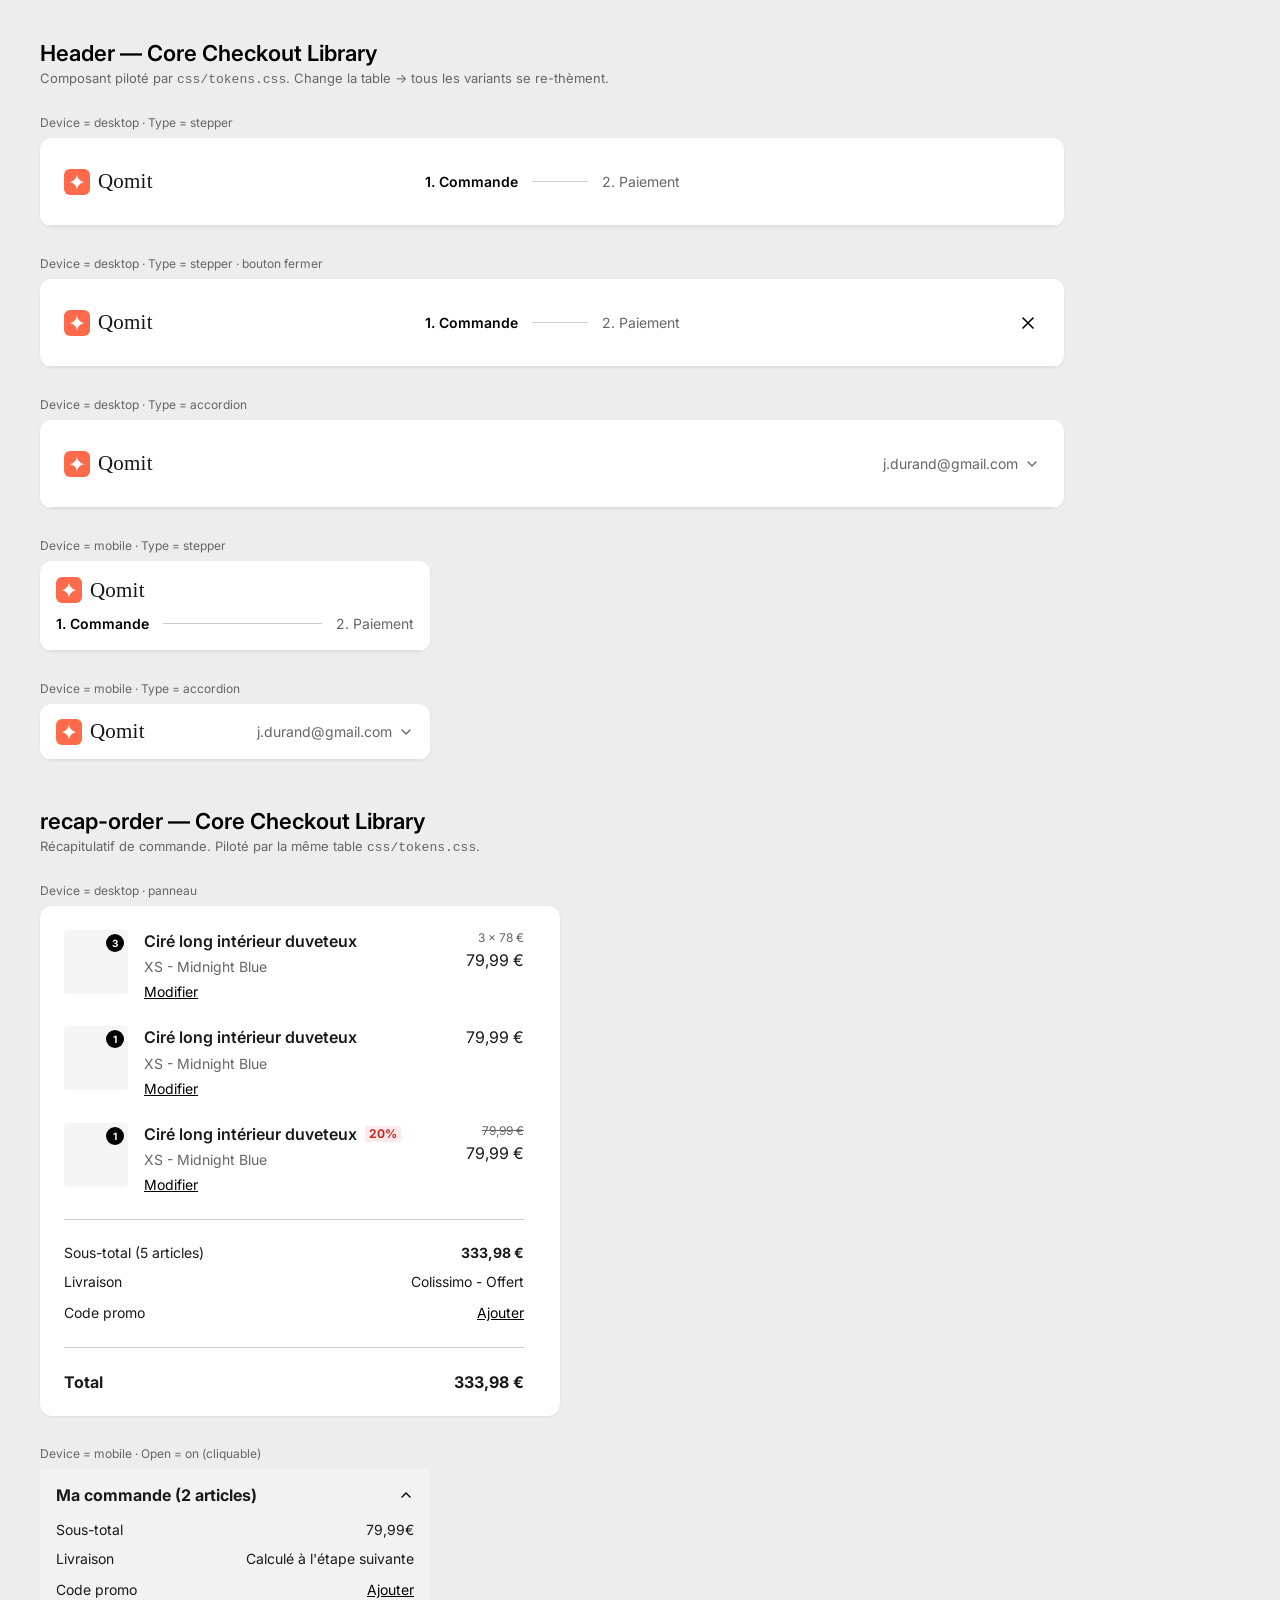
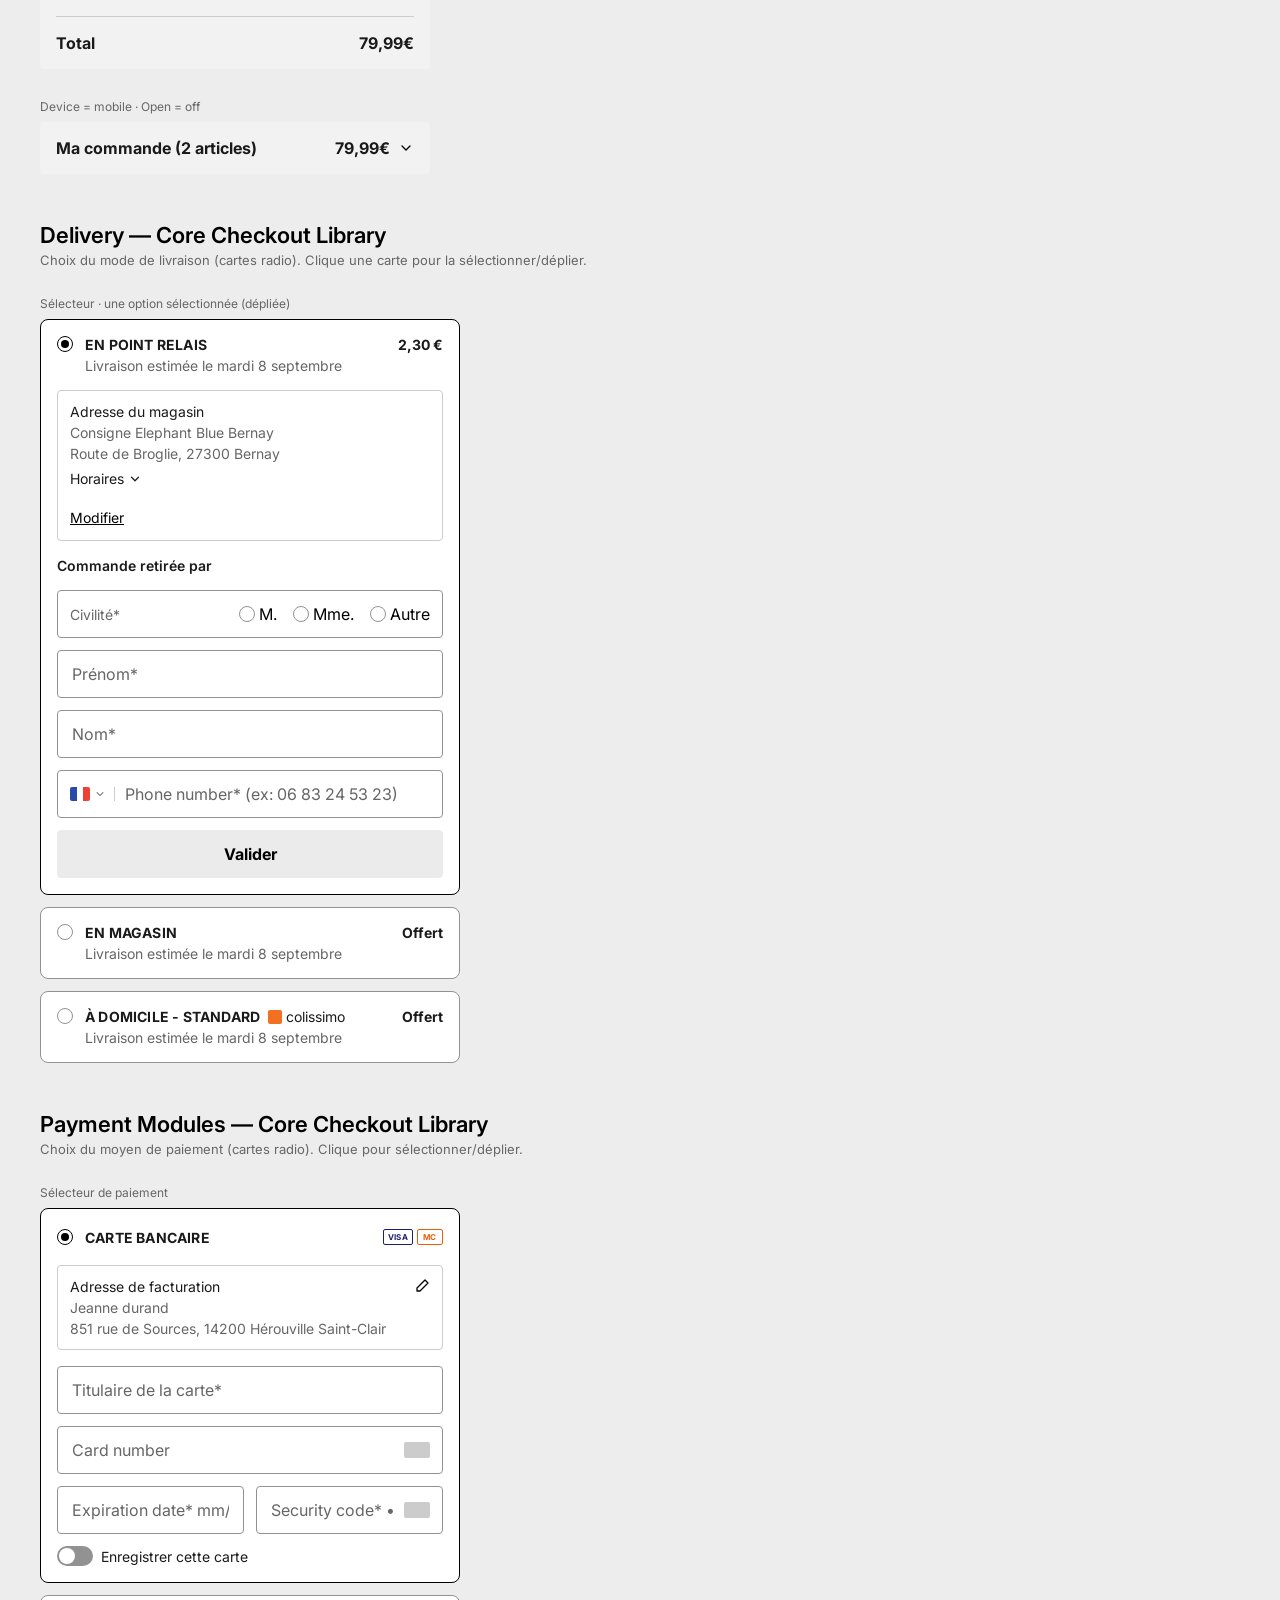
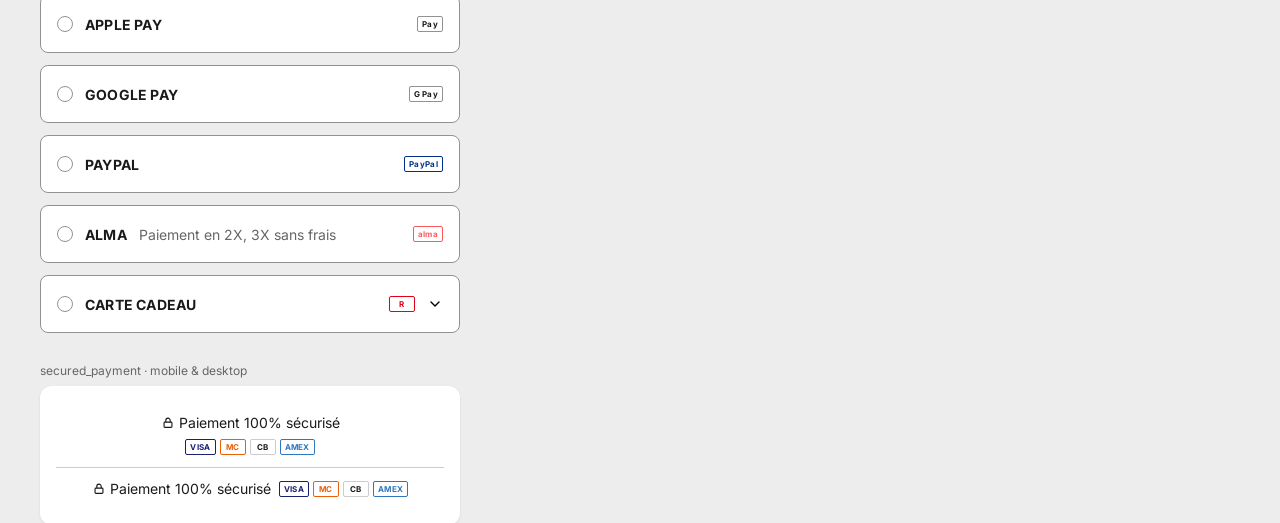
<file: index.html>
<!doctype html>
<html lang="fr">
<head>
  <meta charset="utf-8" />
  <meta name="viewport" content="width=device-width, initial-scale=1" />
  <title>Qomit Checkout Library — Header</title>
  <link rel="preconnect" href="https://fonts.googleapis.com" />
  <link href="https://fonts.googleapis.com/css2?family=Inter:wght@400;500;600;700&display=swap" rel="stylesheet" />
  <link rel="stylesheet" href="css/tokens.css" />
  <link rel="stylesheet" href="css/reset.css" />
  <link rel="stylesheet" href="css/header.css" />
  <link rel="stylesheet" href="css/recap.css" />
  <link rel="stylesheet" href="css/delivery.css" />
  <link rel="stylesheet" href="css/payment.css" />
  <style>
    body { background: #ededed; padding: 40px; }
    h1 { font-size: 22px; font-weight: 600; margin-bottom: 4px; }
    .sub { color: #666; font-size: 13px; margin-bottom: 28px; }
    .demo { margin-bottom: 30px; }
    .demo > .label { font-size: 12px; color: #666; margin-bottom: 8px; }
    .frame { background: #fff; border-radius: 12px; overflow: hidden; box-shadow: 0 1px 3px rgba(0,0,0,.08); }
    .frame--desktop { max-width: 1024px; }
    .frame--mobile { max-width: 390px; }
    /* component lists render their own card borders — don't let the demo frame clip them */
    .frame:has(.qc-delivery),
    .frame:has(.qc-payment),
    .frame:has(.qc-recap--mobile) { overflow: visible; }
  </style>
</head>
<body>
  <h1>Header — Core Checkout Library</h1>
  <p class="sub">Composant piloté par <code>css/tokens.css</code>. Change la table → tous les variants se re-thèment.</p>

  <!-- Reusable logo (orange mark + wordmark) -->
  <template id="qc-logo">
    <a class="qc-logo" href="#" aria-label="Qomit">
      <span class="qc-logo__mark">
        <svg viewBox="0 0 26 26" width="18" height="18" aria-hidden="true">
          <path d="M13 1c0 6.6 5.4 12 12 12-6.6 0-12 5.4-12 12 0-6.6-5.4-12-12-12 6.6 0 12-5.4 12-12z" />
        </svg>
      </span>
      <span class="qc-logo__word">Qomit</span>
    </a>
  </template>

  <!-- 1. Desktop · stepper -->
  <div class="demo">
    <div class="label">Device = desktop · Type = stepper</div>
    <div class="frame frame--desktop">
      <header class="qc-header qc-header--desktop qc-header--stepper">
        <div class="qc-header__start" data-logo></div>
        <nav class="qc-header__center qc-stepper" aria-label="Étapes">
          <span class="qc-step is-active">1. Commande</span>
          <span class="qc-stepper__line"></span>
          <span class="qc-step">2. Paiement</span>
        </nav>
        <div class="qc-header__end"></div>
      </header>
    </div>
  </div>

  <!-- 2. Desktop · stepper + close -->
  <div class="demo">
    <div class="label">Device = desktop · Type = stepper · bouton fermer</div>
    <div class="frame frame--desktop">
      <header class="qc-header qc-header--desktop qc-header--stepper">
        <div class="qc-header__start" data-logo></div>
        <nav class="qc-header__center qc-stepper" aria-label="Étapes">
          <span class="qc-step is-active">1. Commande</span>
          <span class="qc-stepper__line"></span>
          <span class="qc-step">2. Paiement</span>
        </nav>
        <div class="qc-header__end">
          <button class="qc-iconbtn" aria-label="Fermer">
            <svg viewBox="0 0 20 20" fill="none" stroke="currentColor" stroke-width="1.6" stroke-linecap="round"><path d="M5 5l10 10M15 5 5 15"/></svg>
          </button>
        </div>
      </header>
    </div>
  </div>

  <!-- 3. Desktop · accordion -->
  <div class="demo">
    <div class="label">Device = desktop · Type = accordion</div>
    <div class="frame frame--desktop">
      <header class="qc-header qc-header--desktop qc-header--accordion">
        <div class="qc-header__start" data-logo></div>
        <div class="qc-header__center"></div>
        <div class="qc-header__end">
          <span class="qc-account">
            j.durand@gmail.com
            <svg viewBox="0 0 16 16" fill="none" stroke="currentColor" stroke-width="1.4" stroke-linecap="round" stroke-linejoin="round"><path d="M4 6l4 4 4-4"/></svg>
          </span>
        </div>
      </header>
    </div>
  </div>

  <!-- 4. Mobile · stepper -->
  <div class="demo">
    <div class="label">Device = mobile · Type = stepper</div>
    <div class="frame frame--mobile">
      <header class="qc-header qc-header--mobile qc-header--stepper">
        <div class="qc-header__row">
          <div data-logo></div>
        </div>
        <nav class="qc-stepper" aria-label="Étapes">
          <span class="qc-step is-active">1. Commande</span>
          <span class="qc-stepper__line"></span>
          <span class="qc-step">2. Paiement</span>
        </nav>
      </header>
    </div>
  </div>

  <!-- 5. Mobile · accordion -->
  <div class="demo">
    <div class="label">Device = mobile · Type = accordion</div>
    <div class="frame frame--mobile">
      <header class="qc-header qc-header--mobile qc-header--accordion">
        <div data-logo></div>
        <span class="qc-account">
          j.durand@gmail.com
          <svg viewBox="0 0 16 16" fill="none" stroke="currentColor" stroke-width="1.4" stroke-linecap="round" stroke-linejoin="round"><path d="M4 6l4 4 4-4"/></svg>
        </span>
      </header>
    </div>
  </div>

  <h1 style="margin-top:48px">recap-order — Core Checkout Library</h1>
  <p class="sub">Récapitulatif de commande. Piloté par la même table <code>css/tokens.css</code>.</p>

  <!-- Desktop panel -->
  <div class="demo">
    <div class="label">Device = desktop · panneau</div>
    <div class="frame frame--desktop" style="max-width:520px;padding:24px">
      <section class="qc-recap qc-recap--desktop" aria-label="Récapitulatif de commande">
        <ul class="qc-recap__items">
          <li class="qc-recap__item">
            <div class="qc-recap__thumb"><span class="qc-recap__qty">3</span></div>
            <div class="qc-recap__info">
              <div class="qc-recap__title-row"><span class="qc-recap__title">Ciré long intérieur duveteux</span></div>
              <div class="qc-recap__variant">XS - Midnight Blue</div>
              <a class="qc-link" href="#">Modifier</a>
            </div>
            <div class="qc-recap__price">
              <span class="qc-recap__price-note">3 × 78 €</span>
              <span class="qc-recap__price-main">79,99 €</span>
            </div>
          </li>
          <li class="qc-recap__item">
            <div class="qc-recap__thumb"><span class="qc-recap__qty">1</span></div>
            <div class="qc-recap__info">
              <div class="qc-recap__title-row"><span class="qc-recap__title">Ciré long intérieur duveteux</span></div>
              <div class="qc-recap__variant">XS - Midnight Blue</div>
              <a class="qc-link" href="#">Modifier</a>
            </div>
            <div class="qc-recap__price">
              <span class="qc-recap__price-main">79,99 €</span>
            </div>
          </li>
          <li class="qc-recap__item">
            <div class="qc-recap__thumb"><span class="qc-recap__qty">1</span></div>
            <div class="qc-recap__info">
              <div class="qc-recap__title-row">
                <span class="qc-recap__title">Ciré long intérieur duveteux</span>
                <span class="qc-badge-discount">20%</span>
              </div>
              <div class="qc-recap__variant">XS - Midnight Blue</div>
              <a class="qc-link" href="#">Modifier</a>
            </div>
            <div class="qc-recap__price">
              <span class="qc-recap__price-note qc-recap__price-note--struck">79,99 €</span>
              <span class="qc-recap__price-main">79,99 €</span>
            </div>
          </li>
        </ul>
        <hr class="qc-recap__divider" />
        <dl class="qc-recap__summary">
          <div class="qc-recap__row"><dt>Sous-total (5 articles)</dt><dd class="qc-recap__value--strong">333,98 €</dd></div>
          <div class="qc-recap__row"><dt>Livraison</dt><dd>Colissimo - Offert</dd></div>
          <div class="qc-recap__row"><dt>Code promo</dt><dd><a class="qc-link" href="#">Ajouter</a></dd></div>
        </dl>
        <hr class="qc-recap__divider" />
        <div class="qc-recap__total"><span>Total</span><span>333,98 €</span></div>
      </section>
    </div>
  </div>

  <!-- Mobile panel · open -->
  <div class="demo">
    <div class="label">Device = mobile · Open = on (cliquable)</div>
    <div class="frame frame--mobile" style="background:transparent;box-shadow:none">
      <section class="qc-recap qc-recap--mobile" data-open="true" data-collapsible aria-label="Récapitulatif de commande">
        <button class="qc-recap__toggle" aria-expanded="true">
          <span class="qc-recap__toggle-title">Ma commande (2 articles)</span>
          <span class="qc-recap__toggle-right">
            <span class="qc-recap__toggle-total">79,99€</span>
            <svg viewBox="0 0 16 16" fill="none" stroke="currentColor" stroke-width="1.4" stroke-linecap="round" stroke-linejoin="round"><path d="M4 6l4 4 4-4"/></svg>
          </span>
        </button>
        <div class="qc-recap__body">
          <dl class="qc-recap__summary">
            <div class="qc-recap__row"><dt>Sous-total</dt><dd>79,99€</dd></div>
            <div class="qc-recap__row"><dt>Livraison</dt><dd>Calculé à l'étape suivante</dd></div>
            <div class="qc-recap__row"><dt>Code promo</dt><dd><a class="qc-link" href="#">Ajouter</a></dd></div>
          </dl>
          <hr class="qc-recap__divider" style="margin:0" />
          <div class="qc-recap__total"><span>Total</span><span>79,99€</span></div>
        </div>
      </section>
    </div>
  </div>

  <!-- Mobile panel · collapsed -->
  <div class="demo">
    <div class="label">Device = mobile · Open = off</div>
    <div class="frame frame--mobile" style="background:transparent;box-shadow:none">
      <section class="qc-recap qc-recap--mobile" data-open="false" data-collapsible aria-label="Récapitulatif de commande">
        <button class="qc-recap__toggle" aria-expanded="false">
          <span class="qc-recap__toggle-title">Ma commande (2 articles)</span>
          <span class="qc-recap__toggle-right">
            <span class="qc-recap__toggle-total">79,99€</span>
            <svg viewBox="0 0 16 16" fill="none" stroke="currentColor" stroke-width="1.4" stroke-linecap="round" stroke-linejoin="round"><path d="M4 6l4 4 4-4"/></svg>
          </span>
        </button>
        <div class="qc-recap__body">
          <dl class="qc-recap__summary">
            <div class="qc-recap__row"><dt>Sous-total</dt><dd>79,99€</dd></div>
            <div class="qc-recap__row"><dt>Livraison</dt><dd>Calculé à l'étape suivante</dd></div>
            <div class="qc-recap__row"><dt>Code promo</dt><dd><a class="qc-link" href="#">Ajouter</a></dd></div>
          </dl>
          <hr class="qc-recap__divider" style="margin:0" />
          <div class="qc-recap__total"><span>Total</span><span>79,99€</span></div>
        </div>
      </section>
    </div>
  </div>

  <h1 style="margin-top:48px">Delivery — Core Checkout Library</h1>
  <p class="sub">Choix du mode de livraison (cartes radio). Clique une carte pour la sélectionner/déplier.</p>

  <div class="demo">
    <div class="label">Sélecteur · une option sélectionnée (dépliée)</div>
    <div class="frame frame--mobile" style="background:transparent;box-shadow:none;max-width:420px">
      <div class="qc-delivery" data-delivery>

        <!-- Pickup — selected/expanded with form -->
        <div class="qc-delivery-option is-selected">
          <button class="qc-delivery-option__header" type="button">
            <input class="qc-radio" type="radio" name="delivery" checked aria-label="En point relais" />
            <span class="qc-delivery-option__titles">
              <span class="qc-delivery-option__titlerow">
                <span class="qc-delivery-option__titleleft"><span class="qc-delivery-option__title">En point relais</span></span>
                <span class="qc-delivery-option__price">2,30 €</span>
              </span>
              <span class="qc-delivery-option__subtitle">Livraison estimée le mardi 8 septembre</span>
            </span>
          </button>
          <div class="qc-delivery-option__body">
            <div class="qc-address-box">
              <div class="qc-address-box__title">Adresse du magasin</div>
              <div class="qc-address-box__line">Consigne Elephant Blue Bernay</div>
              <div class="qc-address-box__line">Route de Broglie, 27300 Bernay</div>
              <span class="qc-address-box__toggle">Horaires
                <svg viewBox="0 0 16 16" fill="none" stroke="currentColor" stroke-width="1.4" stroke-linecap="round" stroke-linejoin="round"><path d="M4 6l4 4 4-4"/></svg>
              </span>
              <a class="qc-link" href="#">Modifier</a>
            </div>
            <div class="qc-field-label">Commande retirée par</div>
            <form class="qc-form" onsubmit="return false">
              <div class="qc-field qc-field--between">
                <span class="qc-field__label">Civilité*</span>
                <span class="qc-radio-group">
                  <label><input class="qc-radio" type="radio" name="civ" /> M.</label>
                  <label><input class="qc-radio" type="radio" name="civ" /> Mme.</label>
                  <label><input class="qc-radio" type="radio" name="civ" /> Autre</label>
                </span>
              </div>
              <div class="qc-field"><input type="text" placeholder="Prénom*" /></div>
              <div class="qc-field"><input type="text" placeholder="Nom*" /></div>
              <div class="qc-field">
                <span class="qc-field__flag">
                  <span class="qc-flag"><i></i><i></i><i></i></span>
                  <svg width="12" height="12" viewBox="0 0 16 16" fill="none" stroke="currentColor" stroke-width="1.4" stroke-linecap="round" stroke-linejoin="round"><path d="M4 6l4 4 4-4"/></svg>
                </span>
                <input type="tel" placeholder="Phone number* (ex: 06 83 24 53 23)" />
              </div>
              <button class="qc-btn qc-btn--tertiary qc-btn--block" type="submit">Valider</button>
            </form>
          </div>
        </div>

        <!-- Store — collapsed -->
        <div class="qc-delivery-option">
          <button class="qc-delivery-option__header" type="button">
            <input class="qc-radio" type="radio" name="delivery" aria-label="En magasin" />
            <span class="qc-delivery-option__titles">
              <span class="qc-delivery-option__titlerow">
                <span class="qc-delivery-option__titleleft"><span class="qc-delivery-option__title">En magasin</span></span>
                <span class="qc-delivery-option__price">Offert</span>
              </span>
              <span class="qc-delivery-option__subtitle">Livraison estimée le mardi 8 septembre</span>
            </span>
          </button>
          <div class="qc-delivery-option__body">
            <div class="qc-address-box">
              <div class="qc-address-box__title">Adresse du magasin</div>
              <div class="qc-address-box__line">Consigne Elephant Blue Bernay</div>
              <div class="qc-address-box__line">Route de Broglie, 27300 Bernay</div>
              <a class="qc-link" href="#">Modifier</a>
            </div>
          </div>
        </div>

        <!-- Home — collapsed (expands to address + instructions) -->
        <div class="qc-delivery-option">
          <button class="qc-delivery-option__header" type="button">
            <input class="qc-radio" type="radio" name="delivery" aria-label="À domicile standard" />
            <span class="qc-delivery-option__titles">
              <span class="qc-delivery-option__titlerow">
                <span class="qc-delivery-option__titleleft">
                  <span class="qc-delivery-option__title">À domicile - Standard</span>
                  <span class="qc-carrier"><span class="qc-carrier__mark"></span>colissimo</span>
                </span>
                <span class="qc-delivery-option__price">Offert</span>
              </span>
              <span class="qc-delivery-option__subtitle">Livraison estimée le mardi 8 septembre</span>
            </span>
          </button>
          <div class="qc-delivery-option__body">
            <div class="qc-address-box">
              <div class="qc-address-box__title">Jeanne durand</div>
              <div class="qc-address-box__line">851 Rue de Sources, 14200 Hérouville Saint-Clair</div>
              <div class="qc-address-box__line">+33 6 83 99 19 09</div>
              <a class="qc-link" href="#">Modifier</a>
            </div>
            <div class="qc-instructions" data-instructions>
              <button class="qc-delivery-option__instructions" type="button" aria-expanded="false">
                Instructions de livraison (facultatif)
                <svg viewBox="0 0 16 16" fill="none" stroke="currentColor" stroke-width="1.4" stroke-linecap="round" stroke-linejoin="round"><path d="M4 6l4 4 4-4"/></svg>
              </button>
              <div class="qc-instructions__body">
                <textarea class="qc-textarea" maxlength="70" placeholder="Digicode, interphone, étage …"></textarea>
                <div class="qc-instructions__count"><span data-count>0</span>/70</div>
              </div>
            </div>
          </div>
        </div>

      </div>
    </div>
  </div>

  <h1 style="margin-top:48px">Payment Modules — Core Checkout Library</h1>
  <p class="sub">Choix du moyen de paiement (cartes radio). Clique pour sélectionner/déplier.</p>

  <div class="demo">
    <div class="label">Sélecteur de paiement</div>
    <div class="frame frame--mobile" style="background:transparent;box-shadow:none;max-width:420px">
      <div class="qc-payment" data-payment>

        <!-- CB — selected + new-card form -->
        <div class="qc-pay-option is-selected">
          <button class="qc-pay-option__header" type="button">
            <input class="qc-radio" type="radio" name="pay" checked aria-label="Carte bancaire" />
            <span class="qc-pay-option__title">Carte bancaire</span>
            <span class="qc-pay-option__spacer"></span>
            <span class="qc-pay-option__marks">
              <span class="qc-brand qc-brand--visa">VISA</span>
              <span class="qc-brand qc-brand--mc">MC</span>
            </span>
          </button>
          <div class="qc-pay-option__body">
            <div class="qc-address-box qc-address-box--edit">
              <div class="qc-address-box__title">Adresse de facturation</div>
              <div class="qc-address-box__line">Jeanne durand</div>
              <div class="qc-address-box__line">851 rue de Sources, 14200 Hérouville Saint-Clair</div>
              <button class="qc-address-box__edit" aria-label="Modifier">
                <svg viewBox="0 0 16 16" fill="none" stroke="currentColor" stroke-width="1.3" stroke-linecap="round" stroke-linejoin="round"><path d="M11 2l3 3-8 8H3v-3z"/></svg>
              </button>
            </div>
            <form class="qc-form" onsubmit="return false">
              <div class="qc-field"><input type="text" placeholder="Titulaire de la carte*" /></div>
              <div class="qc-field">
                <input type="text" placeholder="Card number" />
                <span class="qc-card-icon"></span>
              </div>
              <div class="qc-field-row">
                <div class="qc-field"><input type="text" placeholder="Expiration date* mm/jj" /></div>
                <div class="qc-field"><input type="text" placeholder="Security code* •••" /><span class="qc-card-icon"></span></div>
              </div>
              <div class="qc-toggle-row">
                <button type="button" class="qc-toggle" aria-pressed="false" aria-label="Enregistrer cette carte"><span class="qc-toggle__knob"></span></button>
                <span class="qc-toggle-row__label">Enregistrer cette carte</span>
              </div>
            </form>
          </div>
        </div>

        <!-- Apple Pay -->
        <div class="qc-pay-option">
          <button class="qc-pay-option__header" type="button">
            <input class="qc-radio" type="radio" name="pay" aria-label="Apple Pay" />
            <span class="qc-pay-option__title">Apple Pay</span>
            <span class="qc-pay-option__spacer"></span>
            <span class="qc-brand qc-brand--applepay"> Pay</span>
          </button>
          <div class="qc-pay-option__body"></div>
        </div>

        <!-- Google Pay -->
        <div class="qc-pay-option">
          <button class="qc-pay-option__header" type="button">
            <input class="qc-radio" type="radio" name="pay" aria-label="Google Pay" />
            <span class="qc-pay-option__title">Google Pay</span>
            <span class="qc-pay-option__spacer"></span>
            <span class="qc-brand qc-brand--googlepay">G Pay</span>
          </button>
          <div class="qc-pay-option__body"></div>
        </div>

        <!-- PayPal -->
        <div class="qc-pay-option">
          <button class="qc-pay-option__header" type="button">
            <input class="qc-radio" type="radio" name="pay" aria-label="PayPal" />
            <span class="qc-pay-option__title">PayPal</span>
            <span class="qc-pay-option__spacer"></span>
            <span class="qc-brand qc-brand--paypal">PayPal</span>
          </button>
          <div class="qc-pay-option__body"></div>
        </div>

        <!-- Alma -->
        <div class="qc-pay-option">
          <button class="qc-pay-option__header" type="button">
            <input class="qc-radio" type="radio" name="pay" aria-label="Alma" />
            <span class="qc-pay-option__title">Alma</span>
            <span class="qc-pay-option__note">Paiement en 2X, 3X sans frais</span>
            <span class="qc-pay-option__spacer"></span>
            <span class="qc-brand qc-brand--alma">alma</span>
          </button>
          <div class="qc-pay-option__body"></div>
        </div>

        <!-- Gift card — collapsed (expands to validated form) -->
        <div class="qc-pay-option">
          <button class="qc-pay-option__header" type="button">
            <input class="qc-radio" type="radio" name="pay" aria-label="Carte cadeau" />
            <span class="qc-pay-option__title">Carte cadeau</span>
            <span class="qc-pay-option__spacer"></span>
            <span class="qc-brand qc-brand--gift">R</span>
            <span class="qc-pay-option__chevron"><svg viewBox="0 0 16 16" fill="none" stroke="currentColor" stroke-width="1.4" stroke-linecap="round" stroke-linejoin="round"><path d="M4 6l4 4 4-4"/></svg></span>
          </button>
          <div class="qc-pay-option__body">
            <div class="qc-pay-amount">Reste à payer : 31,09€</div>
            <div class="qc-field qc-field--filled">
              <span class="qc-field__floating">Card number</span>
              <input type="text" value="4990 0101 0101 0101" />
              <span class="qc-field__trailing"><span class="qc-brand qc-brand--visa">VISA</span></span>
            </div>
            <div class="qc-field qc-field--filled">
              <span class="qc-field__floating">Code de sécurité*</span>
              <input type="text" value="123" />
            </div>
            <span class="qc-success">
              <svg viewBox="0 0 16 16" fill="none" stroke="currentColor" stroke-width="1.6" stroke-linecap="round" stroke-linejoin="round"><path d="M3 8l3.5 3.5L13 5"/></svg>
              Carte validée
            </span>
          </div>
        </div>

      </div>
    </div>
  </div>

  <div class="demo">
    <div class="label">secured_payment · mobile & desktop</div>
    <div class="frame frame--mobile" style="max-width:420px;padding:16px">
      <div class="qc-secured">
        <span class="qc-secured__label">
          <svg viewBox="0 0 16 16" fill="none" stroke="currentColor" stroke-width="1.3"><rect x="3.5" y="7" width="9" height="6" rx="1"/><path d="M5.5 7V5a2.5 2.5 0 0 1 5 0v2"/></svg>
          Paiement 100% sécurisé
        </span>
        <span class="qc-secured__marks">
          <span class="qc-brand qc-brand--visa">VISA</span>
          <span class="qc-brand qc-brand--mc">MC</span>
          <span class="qc-brand">CB</span>
          <span class="qc-brand qc-brand--amex">AMEX</span>
        </span>
      </div>
      <div class="qc-secured qc-secured--desktop" style="border-top:1px solid var(--border-color-soft)">
        <span class="qc-secured__label">
          <svg viewBox="0 0 16 16" fill="none" stroke="currentColor" stroke-width="1.3"><rect x="3.5" y="7" width="9" height="6" rx="1"/><path d="M5.5 7V5a2.5 2.5 0 0 1 5 0v2"/></svg>
          Paiement 100% sécurisé
        </span>
        <span class="qc-secured__marks">
          <span class="qc-brand qc-brand--visa">VISA</span>
          <span class="qc-brand qc-brand--mc">MC</span>
          <span class="qc-brand">CB</span>
          <span class="qc-brand qc-brand--amex">AMEX</span>
        </span>
      </div>
    </div>
  </div>

  <script>
    // Inject the reusable logo everywhere data-logo is present.
    const tpl = document.getElementById('qc-logo');
    document.querySelectorAll('[data-logo]').forEach((slot) => {
      slot.appendChild(tpl.content.cloneNode(true));
    });
    // Collapsible recap panels
    document.querySelectorAll('[data-collapsible] .qc-recap__toggle').forEach((btn) => {
      btn.addEventListener('click', () => {
        const panel = btn.closest('[data-collapsible]');
        const open = panel.getAttribute('data-open') === 'true';
        panel.setAttribute('data-open', String(!open));
        btn.setAttribute('aria-expanded', String(!open));
      });
    });
    // Delivery: select/expand a card on header click
    document.querySelectorAll('[data-delivery]').forEach((group) => {
      const options = [...group.querySelectorAll('.qc-delivery-option')];
      options.forEach((opt) => {
        opt.querySelector('.qc-delivery-option__header').addEventListener('click', () => {
          options.forEach((o) => {
            const on = o === opt;
            o.classList.toggle('is-selected', on);
            const radio = o.querySelector('.qc-delivery-option__header .qc-radio');
            if (radio) radio.checked = on;
          });
        });
      });
    });
    // Payment: same select/expand behaviour
    document.querySelectorAll('[data-payment]').forEach((group) => {
      const options = [...group.querySelectorAll('.qc-pay-option')];
      options.forEach((opt) => {
        opt.querySelector('.qc-pay-option__header').addEventListener('click', () => {
          options.forEach((o) => {
            const on = o === opt;
            o.classList.toggle('is-selected', on);
            const radio = o.querySelector('.qc-pay-option__header .qc-radio');
            if (radio) radio.checked = on;
          });
        });
      });
    });
    // Toggle switches
    document.querySelectorAll('.qc-toggle').forEach((t) => {
      t.addEventListener('click', () => {
        t.setAttribute('aria-pressed', String(t.getAttribute('aria-pressed') !== 'true'));
      });
    });
    // Instructions de livraison: collapsible textarea + char counter
    document.querySelectorAll('[data-instructions]').forEach((w) => {
      const btn = w.querySelector('.qc-delivery-option__instructions');
      btn.addEventListener('click', (e) => {
        e.stopPropagation();
        const open = w.classList.toggle('is-open');
        btn.setAttribute('aria-expanded', String(open));
      });
      const ta = w.querySelector('.qc-textarea');
      const cnt = w.querySelector('[data-count]');
      if (ta && cnt) ta.addEventListener('input', () => { cnt.textContent = ta.value.length; });
    });
  </script>
</body>
</html>
</file>
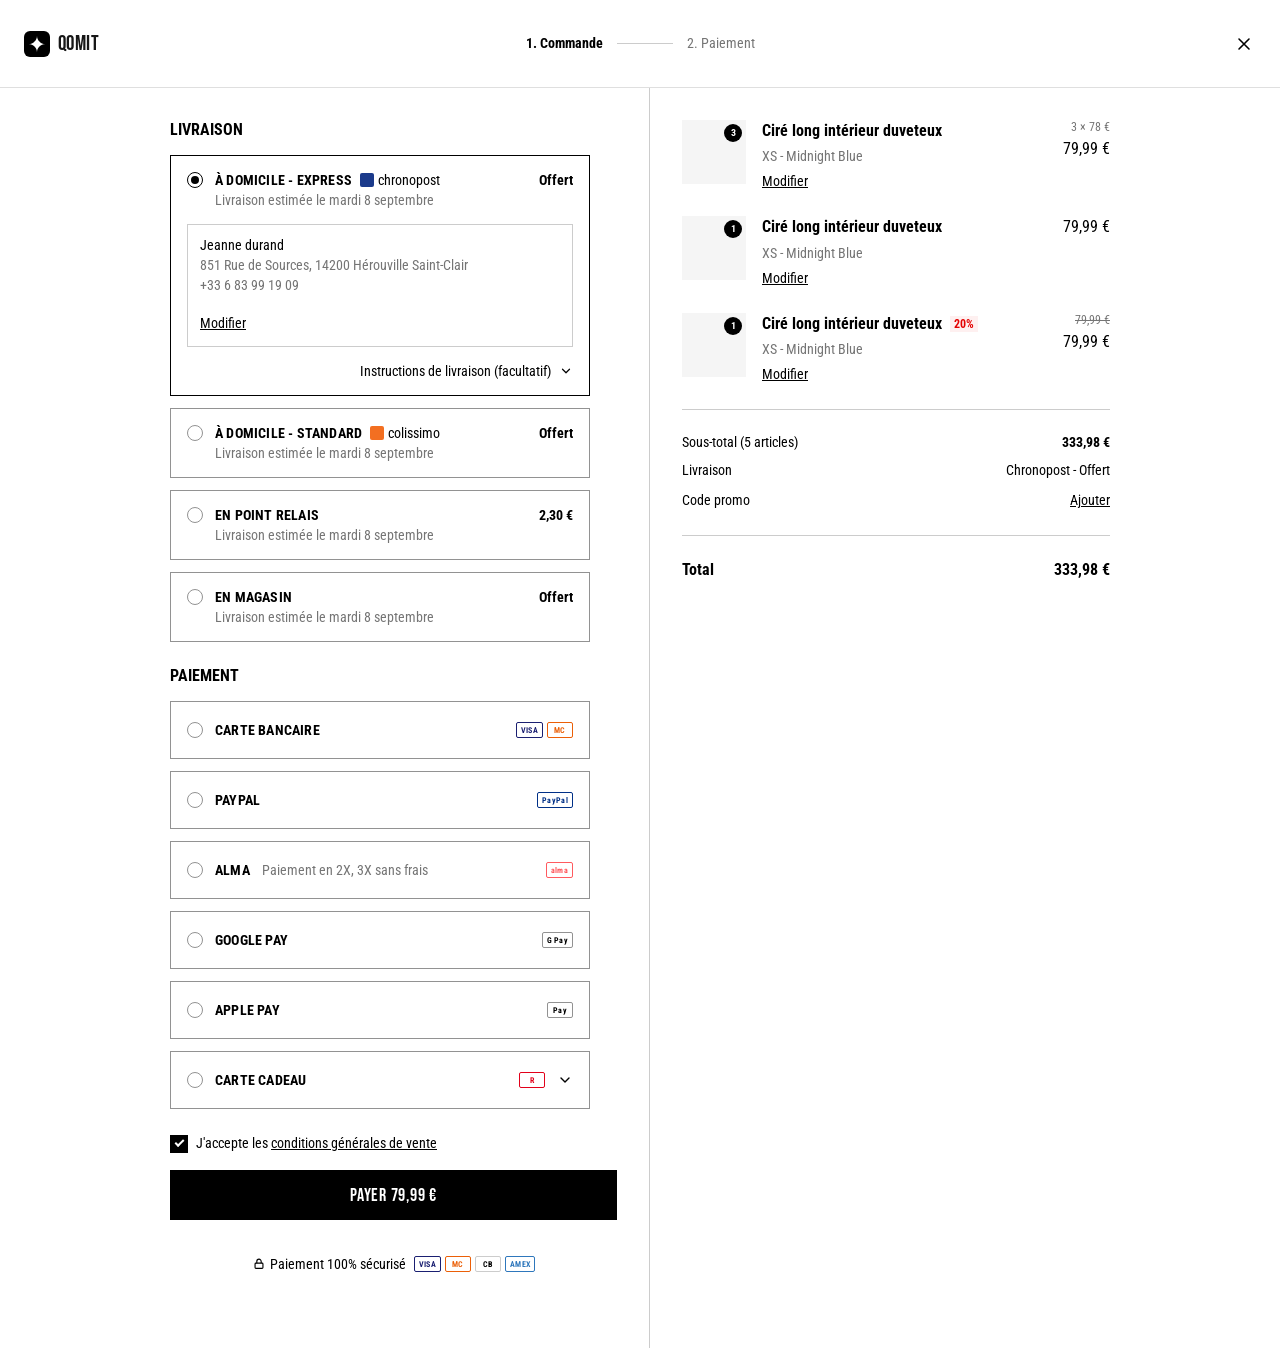
<file: checkout-ikks.html>
<!doctype html>
<html lang="fr">
<head>
  <meta charset="utf-8" />
  <meta name="viewport" content="width=device-width, initial-scale=1" />
  <title>Checkout — IKKS</title>
  <link href="https://fonts.googleapis.com/css2?family=Inter:wght@400;500;600;700&display=swap" rel="stylesheet" />
  <link rel="stylesheet" href="css/tokens.css" />
  <link rel="stylesheet" href="css/reset.css" />
  <link rel="stylesheet" href="css/header.css" />
  <link rel="stylesheet" href="css/recap.css" />
  <link rel="stylesheet" href="css/delivery.css" />
  <link rel="stylesheet" href="css/payment.css" />
  <link rel="stylesheet" href="css/checkout.css" />
  <!-- Thème IKKS : surcharge tokens.css. Retirer cette ligne = retour au thème Qomit. -->
  <link rel="stylesheet" href="css/theme-ikks.css" />
</head>
<body>
  <template id="qc-logo">
    <a class="qc-logo" href="#" aria-label="Qomit">
      <span class="qc-logo__mark">
        <svg viewBox="0 0 26 26" width="18" height="18" aria-hidden="true"><path d="M13 1c0 6.6 5.4 12 12 12-6.6 0-12 5.4-12 12 0-6.6-5.4-12-12-12 6.6 0 12-5.4 12-12z"/></svg>
      </span>
      <span class="qc-logo__word">Qomit</span>
    </a>
  </template>

  <template id="recap-lines">
    <ul class="qc-recap__items">
      <li class="qc-recap__item">
        <div class="qc-recap__thumb"><span class="qc-recap__qty">3</span></div>
        <div class="qc-recap__info">
          <div class="qc-recap__title-row"><span class="qc-recap__title">Ciré long intérieur duveteux</span></div>
          <div class="qc-recap__variant">XS - Midnight Blue</div>
          <a class="qc-link" href="#">Modifier</a>
        </div>
        <div class="qc-recap__price"><span class="qc-recap__price-note">3 × 78 €</span><span class="qc-recap__price-main">79,99 €</span></div>
      </li>
      <li class="qc-recap__item">
        <div class="qc-recap__thumb"><span class="qc-recap__qty">1</span></div>
        <div class="qc-recap__info">
          <div class="qc-recap__title-row"><span class="qc-recap__title">Ciré long intérieur duveteux</span></div>
          <div class="qc-recap__variant">XS - Midnight Blue</div>
          <a class="qc-link" href="#">Modifier</a>
        </div>
        <div class="qc-recap__price"><span class="qc-recap__price-main">79,99 €</span></div>
      </li>
      <li class="qc-recap__item">
        <div class="qc-recap__thumb"><span class="qc-recap__qty">1</span></div>
        <div class="qc-recap__info">
          <div class="qc-recap__title-row"><span class="qc-recap__title">Ciré long intérieur duveteux</span><span class="qc-badge-discount">20%</span></div>
          <div class="qc-recap__variant">XS - Midnight Blue</div>
          <a class="qc-link" href="#">Modifier</a>
        </div>
        <div class="qc-recap__price"><span class="qc-recap__price-note qc-recap__price-note--struck">79,99 €</span><span class="qc-recap__price-main">79,99 €</span></div>
      </li>
    </ul>
  </template>

  <div class="checkout">
    <!-- Header -->
    <header class="qc-header qc-header--desktop qc-header--stepper">
      <div class="qc-header__start" data-logo></div>
      <nav class="qc-header__center qc-stepper" aria-label="Étapes">
        <span class="qc-step is-active">1. Commande</span>
        <span class="qc-stepper__line"></span>
        <span class="qc-step">2. Paiement</span>
      </nav>
      <div class="qc-header__end">
        <button class="qc-iconbtn" aria-label="Fermer"><svg viewBox="0 0 20 20" fill="none" stroke="currentColor" stroke-width="1.6" stroke-linecap="round"><path d="M5 5l10 10M15 5 5 15"/></svg></button>
      </div>
    </header>

    <div class="checkout__body">

      <!-- Mobile collapsible recap (shown < 900px) -->
      <div class="checkout__recap-mobile">
        <section class="qc-recap qc-recap--mobile" data-open="false" data-collapsible aria-label="Récapitulatif">
          <button class="qc-recap__toggle" aria-expanded="false">
            <span class="qc-recap__toggle-title">Ma commande (5 articles)</span>
            <span class="qc-recap__toggle-right"><span class="qc-recap__toggle-total">333,98 €</span>
              <svg viewBox="0 0 16 16" fill="none" stroke="currentColor" stroke-width="1.4" stroke-linecap="round" stroke-linejoin="round"><path d="M4 6l4 4 4-4"/></svg></span>
          </button>
          <div class="qc-recap__body">
            <div data-recap-lines></div>
            <hr class="qc-recap__divider" style="margin:0" />
            <dl class="qc-recap__summary">
              <div class="qc-recap__row"><dt>Sous-total (5 articles)</dt><dd class="qc-recap__value--strong">333,98 €</dd></div>
              <div class="qc-recap__row"><dt>Livraison</dt><dd>Chronopost - Offert</dd></div>
              <div class="qc-recap__row"><dt>Code promo</dt><dd><a class="qc-link" href="#">Ajouter</a></dd></div>
            </dl>
            <hr class="qc-recap__divider" style="margin:0" />
            <div class="qc-recap__total"><span>Total</span><span>333,98 €</span></div>
          </div>
        </section>
      </div>

      <!-- FORM column -->
      <div class="checkout__form">

        <section class="checkout-section">
          <h2 class="checkout-section__title">Livraison</h2>
          <div class="qc-delivery" data-delivery>

            <!-- A domicile Express — selected/expanded -->
            <div class="qc-delivery-option is-selected">
              <button class="qc-delivery-option__header" type="button">
                <input class="qc-radio" type="radio" name="delivery" checked aria-label="À domicile express" />
                <span class="qc-delivery-option__titles">
                  <span class="qc-delivery-option__titlerow">
                    <span class="qc-delivery-option__titleleft"><span class="qc-delivery-option__title">À domicile - Express</span><span class="qc-carrier"><span class="qc-carrier__mark" style="background:#1b3a8b"></span>chronopost</span></span>
                    <span class="qc-delivery-option__price">Offert</span>
                  </span>
                  <span class="qc-delivery-option__subtitle">Livraison estimée le mardi 8 septembre</span>
                </span>
              </button>
              <div class="qc-delivery-option__body">
                <div class="qc-address-box">
                  <div class="qc-address-box__title">Jeanne durand</div>
                  <div class="qc-address-box__line">851 Rue de Sources, 14200 Hérouville Saint-Clair</div>
                  <div class="qc-address-box__line">+33 6 83 99 19 09</div>
                  <a class="qc-link" href="#">Modifier</a>
                </div>
                <div class="qc-instructions" data-instructions>
                  <button class="qc-delivery-option__instructions" type="button" aria-expanded="false">
                    Instructions de livraison (facultatif)
                    <svg viewBox="0 0 16 16" fill="none" stroke="currentColor" stroke-width="1.4" stroke-linecap="round" stroke-linejoin="round"><path d="M4 6l4 4 4-4"/></svg>
                  </button>
                  <div class="qc-instructions__body">
                    <textarea class="qc-textarea" maxlength="70" placeholder="Digicode, interphone, étage …"></textarea>
                    <div class="qc-instructions__count"><span data-count>0</span>/70</div>
                  </div>
                </div>
              </div>
            </div>

            <!-- A domicile Standard -->
            <div class="qc-delivery-option">
              <button class="qc-delivery-option__header" type="button">
                <input class="qc-radio" type="radio" name="delivery" aria-label="À domicile standard" />
                <span class="qc-delivery-option__titles">
                  <span class="qc-delivery-option__titlerow">
                    <span class="qc-delivery-option__titleleft"><span class="qc-delivery-option__title">À domicile - Standard</span><span class="qc-carrier"><span class="qc-carrier__mark"></span>colissimo</span></span>
                    <span class="qc-delivery-option__price">Offert</span>
                  </span>
                  <span class="qc-delivery-option__subtitle">Livraison estimée le mardi 8 septembre</span>
                </span>
              </button>
              <div class="qc-delivery-option__body"></div>
            </div>

            <!-- Point relais -->
            <div class="qc-delivery-option">
              <button class="qc-delivery-option__header" type="button">
                <input class="qc-radio" type="radio" name="delivery" aria-label="En point relais" />
                <span class="qc-delivery-option__titles">
                  <span class="qc-delivery-option__titlerow">
                    <span class="qc-delivery-option__titleleft"><span class="qc-delivery-option__title">En point relais</span></span>
                    <span class="qc-delivery-option__price">2,30 €</span>
                  </span>
                  <span class="qc-delivery-option__subtitle">Livraison estimée le mardi 8 septembre</span>
                </span>
              </button>
              <div class="qc-delivery-option__body">
                <div class="qc-address-box">
                  <div class="qc-address-box__title">Adresse du magasin</div>
                  <div class="qc-address-box__line">Consigne Elephant Blue Bernay</div>
                  <div class="qc-address-box__line">Route de Broglie, 27300 Bernay</div>
                  <span class="qc-address-box__toggle">Horaires
                    <svg viewBox="0 0 16 16" fill="none" stroke="currentColor" stroke-width="1.4" stroke-linecap="round" stroke-linejoin="round"><path d="M4 6l4 4 4-4"/></svg>
                  </span>
                  <a class="qc-link" href="#">Modifier</a>
                </div>
                <div class="qc-field-label">Commande retirée par</div>
                <form class="qc-form" onsubmit="return false">
                  <div class="qc-field qc-field--between">
                    <span class="qc-field__label">Civilité*</span>
                    <span class="qc-radio-group">
                      <label><input class="qc-radio" type="radio" name="civ-pr" /> M.</label>
                      <label><input class="qc-radio" type="radio" name="civ-pr" /> Mme.</label>
                      <label><input class="qc-radio" type="radio" name="civ-pr" /> Autre</label>
                    </span>
                  </div>
                  <div class="qc-field"><input type="text" placeholder="Prénom*" /></div>
                  <div class="qc-field"><input type="text" placeholder="Nom*" /></div>
                  <div class="qc-field">
                    <span class="qc-field__flag">
                      <span class="qc-flag"><i></i><i></i><i></i></span>
                      <svg width="12" height="12" viewBox="0 0 16 16" fill="none" stroke="currentColor" stroke-width="1.4" stroke-linecap="round" stroke-linejoin="round"><path d="M4 6l4 4 4-4"/></svg>
                    </span>
                    <input type="tel" placeholder="Phone number* (ex: 06 83 24 53 23)" />
                  </div>
                  <button class="qc-btn qc-btn--tertiary qc-btn--block" type="submit">Valider</button>
                </form>
              </div>
            </div>

            <!-- En magasin -->
            <div class="qc-delivery-option">
              <button class="qc-delivery-option__header" type="button">
                <input class="qc-radio" type="radio" name="delivery" aria-label="En magasin" />
                <span class="qc-delivery-option__titles">
                  <span class="qc-delivery-option__titlerow">
                    <span class="qc-delivery-option__titleleft"><span class="qc-delivery-option__title">En magasin</span></span>
                    <span class="qc-delivery-option__price">Offert</span>
                  </span>
                  <span class="qc-delivery-option__subtitle">Livraison estimée le mardi 8 septembre</span>
                </span>
              </button>
              <div class="qc-delivery-option__body"></div>
            </div>

          </div>
        </section>

        <section class="checkout-section">
          <h2 class="checkout-section__title">Paiement</h2>
          <div class="qc-payment" data-payment>
            <div class="qc-pay-option"><button class="qc-pay-option__header" type="button"><input class="qc-radio" type="radio" name="pay" aria-label="Carte bancaire" /><span class="qc-pay-option__title">Carte bancaire</span><span class="qc-pay-option__spacer"></span><span class="qc-pay-option__marks"><span class="qc-brand qc-brand--visa">VISA</span><span class="qc-brand qc-brand--mc">MC</span></span></button><div class="qc-pay-option__body"></div></div>
            <div class="qc-pay-option"><button class="qc-pay-option__header" type="button"><input class="qc-radio" type="radio" name="pay" aria-label="PayPal" /><span class="qc-pay-option__title">PayPal</span><span class="qc-pay-option__spacer"></span><span class="qc-brand qc-brand--paypal">PayPal</span></button><div class="qc-pay-option__body"></div></div>
            <div class="qc-pay-option"><button class="qc-pay-option__header" type="button"><input class="qc-radio" type="radio" name="pay" aria-label="Alma" /><span class="qc-pay-option__title">Alma</span><span class="qc-pay-option__note">Paiement en 2X, 3X sans frais</span><span class="qc-pay-option__spacer"></span><span class="qc-brand qc-brand--alma">alma</span></button><div class="qc-pay-option__body"></div></div>
            <div class="qc-pay-option"><button class="qc-pay-option__header" type="button"><input class="qc-radio" type="radio" name="pay" aria-label="Google Pay" /><span class="qc-pay-option__title">Google Pay</span><span class="qc-pay-option__spacer"></span><span class="qc-brand qc-brand--googlepay">G Pay</span></button><div class="qc-pay-option__body"></div></div>
            <div class="qc-pay-option"><button class="qc-pay-option__header" type="button"><input class="qc-radio" type="radio" name="pay" aria-label="Apple Pay" /><span class="qc-pay-option__title">Apple Pay</span><span class="qc-pay-option__spacer"></span><span class="qc-brand qc-brand--applepay"> Pay</span></button><div class="qc-pay-option__body"></div></div>
            <div class="qc-pay-option"><button class="qc-pay-option__header" type="button"><input class="qc-radio" type="radio" name="pay" aria-label="Carte cadeau" /><span class="qc-pay-option__title">Carte cadeau</span><span class="qc-pay-option__spacer"></span><span class="qc-brand qc-brand--gift">R</span><span class="qc-pay-option__chevron"><svg viewBox="0 0 16 16" fill="none" stroke="currentColor" stroke-width="1.4" stroke-linecap="round" stroke-linejoin="round"><path d="M4 6l4 4 4-4"/></svg></span></button><div class="qc-pay-option__body"></div></div>
          </div>
        </section>

        <div class="checkout-action">
          <label class="checkout-cgv">
            <input type="checkbox" class="qc-checkbox" checked />
            <span>J'accepte les <a class="qc-link" href="#">conditions générales de vente</a></span>
          </label>
          <button class="qc-btn qc-btn--primary qc-btn--block" type="button">Payer 79,99 €</button>
        </div>

        <div class="qc-secured qc-secured--desktop">
          <span class="qc-secured__label"><svg viewBox="0 0 16 16" fill="none" stroke="currentColor" stroke-width="1.3"><rect x="3.5" y="7" width="9" height="6" rx="1"/><path d="M5.5 7V5a2.5 2.5 0 0 1 5 0v2"/></svg> Paiement 100% sécurisé</span>
          <span class="qc-secured__marks"><span class="qc-brand qc-brand--visa">VISA</span><span class="qc-brand qc-brand--mc">MC</span><span class="qc-brand">CB</span><span class="qc-brand qc-brand--amex">AMEX</span></span>
        </div>
      </div>

      <!-- RECAP column (desktop) -->
      <div class="checkout__recap">
        <section class="qc-recap qc-recap--desktop" aria-label="Récapitulatif de commande">
          <div data-recap-lines></div>
          <hr class="qc-recap__divider" />
          <dl class="qc-recap__summary">
            <div class="qc-recap__row"><dt>Sous-total (5 articles)</dt><dd class="qc-recap__value--strong">333,98 €</dd></div>
            <div class="qc-recap__row"><dt>Livraison</dt><dd>Chronopost - Offert</dd></div>
            <div class="qc-recap__row"><dt>Code promo</dt><dd><a class="qc-link" href="#">Ajouter</a></dd></div>
          </dl>
          <hr class="qc-recap__divider" />
          <div class="qc-recap__total"><span>Total</span><span>333,98 €</span></div>
        </section>
      </div>

    </div>
  </div>

  <script>
    const logoTpl = document.getElementById('qc-logo');
    document.querySelectorAll('[data-logo]').forEach((s) => s.appendChild(logoTpl.content.cloneNode(true)));
    const linesTpl = document.getElementById('recap-lines');
    document.querySelectorAll('[data-recap-lines]').forEach((s) => s.appendChild(linesTpl.content.cloneNode(true)));

    document.querySelectorAll('[data-collapsible] .qc-recap__toggle').forEach((btn) => {
      btn.addEventListener('click', () => {
        const p = btn.closest('[data-collapsible]');
        const open = p.getAttribute('data-open') === 'true';
        p.setAttribute('data-open', String(!open));
        btn.setAttribute('aria-expanded', String(!open));
      });
    });
    const wire = (groupSel, optSel, headSel) => document.querySelectorAll(groupSel).forEach((g) => {
      const opts = [...g.querySelectorAll(optSel)];
      opts.forEach((opt) => opt.querySelector(headSel).addEventListener('click', () => {
        opts.forEach((o) => {
          const on = o === opt;
          o.classList.toggle('is-selected', on);
          const r = o.querySelector(headSel + ' .qc-radio');
          if (r) r.checked = on;
        });
      }));
    });
    wire('[data-delivery]', '.qc-delivery-option', '.qc-delivery-option__header');
    wire('[data-payment]', '.qc-pay-option', '.qc-pay-option__header');

    // Instructions de livraison: collapsible textarea + char counter
    document.querySelectorAll('[data-instructions]').forEach((w) => {
      const btn = w.querySelector('.qc-delivery-option__instructions');
      btn.addEventListener('click', (e) => {
        e.stopPropagation();
        const open = w.classList.toggle('is-open');
        btn.setAttribute('aria-expanded', String(open));
      });
      const ta = w.querySelector('.qc-textarea');
      const cnt = w.querySelector('[data-count]');
      if (ta && cnt) ta.addEventListener('input', () => { cnt.textContent = ta.value.length; });
    });
  </script>
</body>
</html>
</file>
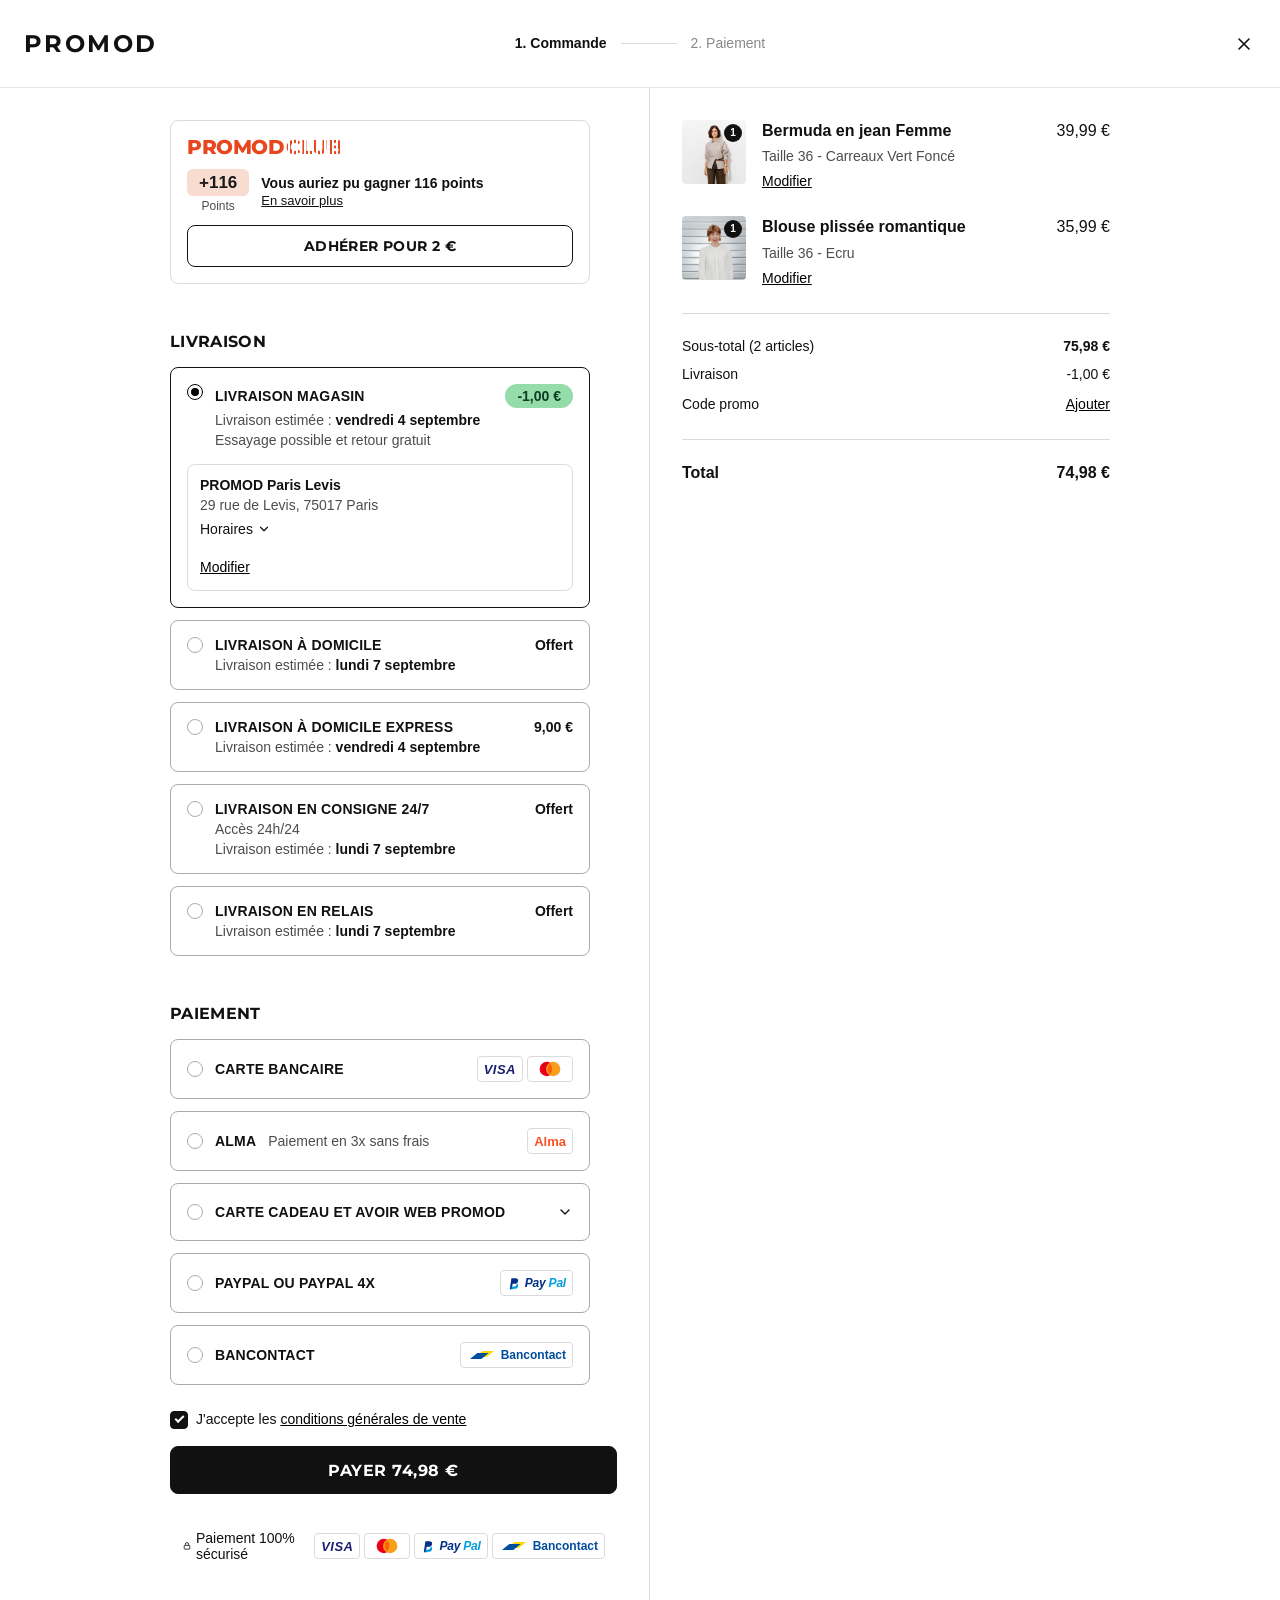
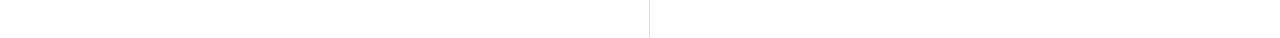
<file: checkout-promod.html>
<!doctype html>
<html lang="fr">
<head>
  <meta charset="utf-8" />
  <meta name="viewport" content="width=device-width, initial-scale=1" />
  <title>Checkout — Promod</title>
  <link href="https://fonts.googleapis.com/css2?family=Inter:wght@400;500;600;700&display=swap" rel="stylesheet" />
  <link rel="stylesheet" href="css/tokens.css" />
  <link rel="stylesheet" href="css/reset.css" />
  <link rel="stylesheet" href="css/header.css" />
  <link rel="stylesheet" href="css/recap.css" />
  <link rel="stylesheet" href="css/delivery.css" />
  <link rel="stylesheet" href="css/payment.css" />
  <link rel="stylesheet" href="css/checkout.css" />
  <link rel="stylesheet" href="css/loyalty.css" />
  <!-- Thème Promod : surcharge tokens.css. -->
  <link rel="stylesheet" href="css/theme-promod.css" />
</head>
<body>
  <template id="qc-logo">
    <a class="qc-logo qc-logo--wordmark" href="#" aria-label="Promod">
      <span class="qc-logo__word">PROMOD</span>
    </a>
  </template>

  <template id="recap-lines">
    <ul class="qc-recap__items">
      <li class="qc-recap__item">
        <div class="qc-recap__thumb" style="background-image:url('assets/bermuda.png');background-position:top center"><span class="qc-recap__qty">1</span></div>
        <div class="qc-recap__info">
          <div class="qc-recap__title-row"><span class="qc-recap__title">Bermuda en jean Femme</span></div>
          <div class="qc-recap__variant">Taille 36 - Carreaux Vert Foncé</div>
          <a class="qc-link" href="#">Modifier</a>
        </div>
        <div class="qc-recap__price"><span class="qc-recap__price-main">39,99 €</span></div>
      </li>
      <li class="qc-recap__item">
        <div class="qc-recap__thumb" style="background-image:url('assets/blouse.png');background-position:top center"><span class="qc-recap__qty">1</span></div>
        <div class="qc-recap__info">
          <div class="qc-recap__title-row"><span class="qc-recap__title">Blouse plissée romantique</span></div>
          <div class="qc-recap__variant">Taille 36 - Ecru</div>
          <a class="qc-link" href="#">Modifier</a>
        </div>
        <div class="qc-recap__price"><span class="qc-recap__price-main">35,99 €</span></div>
      </li>
    </ul>
  </template>

  <div class="checkout">
    <!-- Header -->
    <header class="qc-header qc-header--desktop qc-header--stepper">
      <div class="qc-header__start" data-logo></div>
      <nav class="qc-header__center qc-stepper" aria-label="Étapes">
        <span class="qc-step is-active">1. Commande</span>
        <span class="qc-stepper__line"></span>
        <span class="qc-step">2. Paiement</span>
      </nav>
      <div class="qc-header__end">
        <button class="qc-iconbtn" aria-label="Fermer"><svg viewBox="0 0 20 20" fill="none" stroke="currentColor" stroke-width="1.6" stroke-linecap="round"><path d="M5 5l10 10M15 5 5 15"/></svg></button>
      </div>
    </header>

    <div class="checkout__body">

      <!-- Mobile collapsible recap (shown < 900px) -->
      <div class="checkout__recap-mobile">
        <section class="qc-recap qc-recap--mobile" data-open="false" data-collapsible aria-label="Récapitulatif">
          <button class="qc-recap__toggle" aria-expanded="false">
            <span class="qc-recap__toggle-title">Ma commande (2 articles)</span>
            <span class="qc-recap__toggle-right"><span class="qc-recap__toggle-total" data-total-value>74,98 €</span>
              <svg viewBox="0 0 16 16" fill="none" stroke="currentColor" stroke-width="1.4" stroke-linecap="round" stroke-linejoin="round"><path d="M4 6l4 4 4-4"/></svg></span>
          </button>
          <div class="qc-recap__body">
            <div data-recap-lines></div>
            <hr class="qc-recap__divider" style="margin:0" />
            <dl class="qc-recap__summary">
              <div class="qc-recap__row"><dt>Sous-total (2 articles)</dt><dd class="qc-recap__value--strong">75,98 €</dd></div>
              <div class="qc-recap__row"><dt>Livraison</dt><dd data-ship-value>-1,00 €</dd></div>
              <div class="qc-recap__row"><dt>Code promo</dt><dd><a class="qc-link" href="#">Ajouter</a></dd></div>
            </dl>
            <hr class="qc-recap__divider" style="margin:0" />
            <div class="qc-recap__total"><span>Total</span><span data-total-value>74,98 €</span></div>
          </div>
        </section>
      </div>

      <!-- FORM column -->
      <div class="checkout__form">

        <aside class="promod-club">
          <div class="promod-club__logo">
            <span class="promod-club__logo-solid">PROMOD</span><span class="promod-club__logo-stripe">CLUB</span>
          </div>
          <div class="promod-club__row">
            <div class="promod-club__points">
              <span class="promod-club__points-chip">+116</span>
              <span class="promod-club__points-label">Points</span>
            </div>
            <div class="promod-club__text">
              <span class="promod-club__headline">Vous auriez pu gagner 116 points</span>
              <a class="promod-club__link" href="#">En savoir plus</a>
            </div>
          </div>
          <button class="promod-club__cta" type="button">Adhérer pour 2 €</button>
        </aside>

        <section class="checkout-section">
          <h2 class="checkout-section__title">Livraison</h2>
          <div class="qc-delivery" data-delivery>
            <div class="qc-delivery-option is-selected" data-ship-cost="-1" data-ship-label="-1,00 €">
              <button class="qc-delivery-option__header" type="button">
                <input class="qc-radio" type="radio" name="delivery" checked aria-label="Livraison magasin" />
                <span class="qc-delivery-option__titles">
                  <span class="qc-delivery-option__titlerow">
                    <span class="qc-delivery-option__titleleft"><span class="qc-delivery-option__title">Livraison magasin</span></span>
                    <span class="qc-delivery-option__price"><span class="qc-tag qc-tag--save">-1,00 €</span></span>
                  </span>
                  <span class="qc-delivery-option__subtitle">Livraison estimée : <strong>vendredi 4 septembre</strong></span>
                  <span class="qc-delivery-option__subtitle">Essayage possible et retour gratuit</span>
                </span>
              </button>
              <div class="qc-delivery-option__body">
                <div class="qc-address-box">
                  <div class="qc-address-box__title"><strong>PROMOD Paris Levis</strong></div>
                  <div class="qc-address-box__line">29 rue de Levis, 75017 Paris</div>
                  <div class="qc-hours" data-hours>
                    <button class="qc-address-box__toggle" type="button" aria-expanded="false">Horaires <svg viewBox="0 0 16 16" fill="none" stroke="currentColor" stroke-width="1.4" stroke-linecap="round" stroke-linejoin="round"><path d="M4 6l4 4 4-4"/></svg></button>
                    <div class="qc-hours__body">
                      <div class="qc-hours__row is-today"><span class="qc-hours__day">mercredi</span><span class="qc-hours__time">10:00–19:30</span></div>
                      <div class="qc-hours__row"><span class="qc-hours__day">jeudi</span><span class="qc-hours__time">10:00–19:30</span></div>
                      <div class="qc-hours__row"><span class="qc-hours__day">vendredi</span><span class="qc-hours__time">10:00–19:30</span></div>
                      <div class="qc-hours__row"><span class="qc-hours__day">samedi</span><span class="qc-hours__time">10:00–19:30</span></div>
                      <div class="qc-hours__row"><span class="qc-hours__day">dimanche</span><span class="qc-hours__time">Fermé</span></div>
                      <div class="qc-hours__row"><span class="qc-hours__day">lundi</span><span class="qc-hours__time">10:00–19:30</span></div>
                      <div class="qc-hours__row"><span class="qc-hours__day">mardi</span><span class="qc-hours__time">10:00–19:30</span></div>
                    </div>
                  </div>
                  <a class="qc-link" href="#">Modifier</a>
                </div>
              </div>
            </div>
            <div class="qc-delivery-option" data-ship-cost="0" data-ship-label="Offert">
              <button class="qc-delivery-option__header" type="button">
                <input class="qc-radio" type="radio" name="delivery" aria-label="Livraison à domicile" />
                <span class="qc-delivery-option__titles">
                  <span class="qc-delivery-option__titlerow">
                    <span class="qc-delivery-option__titleleft"><span class="qc-delivery-option__title">Livraison à domicile</span></span>
                    <span class="qc-delivery-option__price">Offert</span>
                  </span>
                  <span class="qc-delivery-option__subtitle">Livraison estimée : <strong>lundi 7 septembre</strong></span>
                </span>
              </button>
            </div>
            <div class="qc-delivery-option" data-ship-cost="9" data-ship-label="9,00 €">
              <button class="qc-delivery-option__header" type="button">
                <input class="qc-radio" type="radio" name="delivery" aria-label="Livraison à domicile express" />
                <span class="qc-delivery-option__titles">
                  <span class="qc-delivery-option__titlerow">
                    <span class="qc-delivery-option__titleleft"><span class="qc-delivery-option__title">Livraison à domicile express</span></span>
                    <span class="qc-delivery-option__price">9,00 €</span>
                  </span>
                  <span class="qc-delivery-option__subtitle">Livraison estimée : <strong>vendredi 4 septembre</strong></span>
                </span>
              </button>
            </div>
            <div class="qc-delivery-option" data-ship-cost="0" data-ship-label="Offert">
              <button class="qc-delivery-option__header" type="button">
                <input class="qc-radio" type="radio" name="delivery" aria-label="Livraison en consigne 24/7" />
                <span class="qc-delivery-option__titles">
                  <span class="qc-delivery-option__titlerow">
                    <span class="qc-delivery-option__titleleft"><span class="qc-delivery-option__title">Livraison en consigne 24/7</span></span>
                    <span class="qc-delivery-option__price">Offert</span>
                  </span>
                  <span class="qc-delivery-option__subtitle">Accès 24h/24</span>
                  <span class="qc-delivery-option__subtitle">Livraison estimée : <strong>lundi 7 septembre</strong></span>
                </span>
              </button>
              <div class="qc-delivery-option__body">
                <div class="qc-address-box">
                  <div class="qc-address-box__title"><strong>PROMOD Paris Levis</strong></div>
                  <div class="qc-address-box__line">29 rue de Levis, 75017 Paris</div>
                  <div class="qc-hours" data-hours>
                    <button class="qc-address-box__toggle" type="button" aria-expanded="false">Horaires <svg viewBox="0 0 16 16" fill="none" stroke="currentColor" stroke-width="1.4" stroke-linecap="round" stroke-linejoin="round"><path d="M4 6l4 4 4-4"/></svg></button>
                    <div class="qc-hours__body">
                      <div class="qc-hours__row is-today"><span class="qc-hours__day">mercredi</span><span class="qc-hours__time">10:00–19:30</span></div>
                      <div class="qc-hours__row"><span class="qc-hours__day">jeudi</span><span class="qc-hours__time">10:00–19:30</span></div>
                      <div class="qc-hours__row"><span class="qc-hours__day">vendredi</span><span class="qc-hours__time">10:00–19:30</span></div>
                      <div class="qc-hours__row"><span class="qc-hours__day">samedi</span><span class="qc-hours__time">10:00–19:30</span></div>
                      <div class="qc-hours__row"><span class="qc-hours__day">dimanche</span><span class="qc-hours__time">Fermé</span></div>
                      <div class="qc-hours__row"><span class="qc-hours__day">lundi</span><span class="qc-hours__time">10:00–19:30</span></div>
                      <div class="qc-hours__row"><span class="qc-hours__day">mardi</span><span class="qc-hours__time">10:00–19:30</span></div>
                    </div>
                  </div>
                  <a class="qc-link" href="#">Modifier</a>
                </div>
              </div>
            </div>
            <div class="qc-delivery-option" data-ship-cost="0" data-ship-label="Offert">
              <button class="qc-delivery-option__header" type="button">
                <input class="qc-radio" type="radio" name="delivery" aria-label="Livraison en relais" />
                <span class="qc-delivery-option__titles">
                  <span class="qc-delivery-option__titlerow">
                    <span class="qc-delivery-option__titleleft"><span class="qc-delivery-option__title">Livraison en relais</span></span>
                    <span class="qc-delivery-option__price">Offert</span>
                  </span>
                  <span class="qc-delivery-option__subtitle">Livraison estimée : <strong>lundi 7 septembre</strong></span>
                </span>
              </button>
              <div class="qc-delivery-option__body">
                <div class="qc-address-box">
                  <div class="qc-address-box__title"><strong>PROMOD Paris Levis</strong></div>
                  <div class="qc-address-box__line">29 rue de Levis, 75017 Paris</div>
                  <div class="qc-hours" data-hours>
                    <button class="qc-address-box__toggle" type="button" aria-expanded="false">Horaires <svg viewBox="0 0 16 16" fill="none" stroke="currentColor" stroke-width="1.4" stroke-linecap="round" stroke-linejoin="round"><path d="M4 6l4 4 4-4"/></svg></button>
                    <div class="qc-hours__body">
                      <div class="qc-hours__row is-today"><span class="qc-hours__day">mercredi</span><span class="qc-hours__time">10:00–19:30</span></div>
                      <div class="qc-hours__row"><span class="qc-hours__day">jeudi</span><span class="qc-hours__time">10:00–19:30</span></div>
                      <div class="qc-hours__row"><span class="qc-hours__day">vendredi</span><span class="qc-hours__time">10:00–19:30</span></div>
                      <div class="qc-hours__row"><span class="qc-hours__day">samedi</span><span class="qc-hours__time">10:00–19:30</span></div>
                      <div class="qc-hours__row"><span class="qc-hours__day">dimanche</span><span class="qc-hours__time">Fermé</span></div>
                      <div class="qc-hours__row"><span class="qc-hours__day">lundi</span><span class="qc-hours__time">10:00–19:30</span></div>
                      <div class="qc-hours__row"><span class="qc-hours__day">mardi</span><span class="qc-hours__time">10:00–19:30</span></div>
                    </div>
                  </div>
                  <a class="qc-link" href="#">Modifier</a>
                </div>
              </div>
            </div>
          </div>
        </section>

        <section class="checkout-section" style="margin-top: 24px">
          <h2 class="checkout-section__title">Paiement</h2>
          <div class="qc-payment" data-payment>
            <div class="qc-pay-option"><button class="qc-pay-option__header" type="button"><input class="qc-radio" type="radio" name="pay" aria-label="Carte bancaire" /><span class="qc-pay-option__title">Carte bancaire</span><span class="qc-pay-option__spacer"></span><span class="qc-pay-option__marks"><span class="qc-paymark"><span class="pm-visa">VISA</span></span><span class="qc-paymark"><svg viewBox="0 0 40 24" width="32" height="20" aria-label="Mastercard"><circle cx="16" cy="12" r="9" fill="#EB001B"/><circle cx="24" cy="12" r="9" fill="#F79E1B"/><path d="M20 5.4a9 9 0 0 0 0 13.2 9 9 0 0 0 0-13.2z" fill="#FF5F00"/></svg></span></span></button><div class="qc-pay-option__body"></div></div>
            <div class="qc-pay-option"><button class="qc-pay-option__header" type="button"><input class="qc-radio" type="radio" name="pay" aria-label="Alma" /><span class="qc-pay-option__title">Alma</span><span class="qc-pay-option__note">Paiement en 3x sans frais</span><span class="qc-pay-option__spacer"></span><span class="qc-paymark"><span class="pm-alma">Alma</span></span></button><div class="qc-pay-option__body"></div></div>
            <div class="qc-pay-option"><button class="qc-pay-option__header" type="button"><input class="qc-radio" type="radio" name="pay" aria-label="Carte cadeau et avoir web Promod" /><span class="qc-pay-option__title">Carte cadeau et avoir web Promod</span><span class="qc-pay-option__spacer"></span><span class="qc-pay-option__chevron"><svg viewBox="0 0 16 16" fill="none" stroke="currentColor" stroke-width="1.4" stroke-linecap="round" stroke-linejoin="round"><path d="M4 6l4 4 4-4"/></svg></span></button><div class="qc-pay-option__body"></div></div>
            <div class="qc-pay-option"><button class="qc-pay-option__header" type="button"><input class="qc-radio" type="radio" name="pay" aria-label="PayPal ou PayPal 4X" /><span class="qc-pay-option__title">PayPal ou PayPal 4X</span><span class="qc-pay-option__spacer"></span><span class="qc-paymark"><span class="pm-paypal"><svg viewBox="0 0 24 24" width="15" height="15" aria-hidden="true"><path fill="#003087" d="M7.7 21.2H4.9c-.3 0-.5-.2-.4-.5L6.9 4.3c.05-.35.35-.6.7-.6h6c2.8 0 4.6 1.4 4.2 4.2-.5 3.2-2.7 4.6-5.6 4.6H9.6c-.35 0-.65.25-.7.6z"/><path fill="#009cde" d="M9.9 21.2H7.1c-.3 0-.5-.2-.4-.5l.5-3.1c.05-.35.35-.6.7-.6h2.3c2.9 0 5.1-1.4 5.6-4.6.03-.2.05-.4.06-.58 1.5.55 2.2 1.9 1.85 3.98-.5 3.2-2.7 4.6-5.6 4.6h-1.3c-.35 0-.65.25-.7.6z"/></svg><span class="pm-paypal__a">Pay</span><span class="pm-paypal__b">Pal</span></span></span></button><div class="qc-pay-option__body"></div></div>
            <div class="qc-pay-option"><button class="qc-pay-option__header" type="button"><input class="qc-radio" type="radio" name="pay" aria-label="Bancontact" /><span class="qc-pay-option__title">Bancontact</span><span class="qc-pay-option__spacer"></span><span class="qc-paymark"><span class="pm-bc"><svg viewBox="0 0 44 24" width="30" height="16" aria-hidden="true"><path d="M12 15 L23 6 H40 L29 15 Z" fill="#FFD800"/><path d="M4 18 L15 9 H32 L21 18 Z" fill="#004E9E"/></svg>Bancontact</span></span></button><div class="qc-pay-option__body"></div></div>
          </div>
        </section>

        <div class="checkout-action">
          <label class="checkout-cgv">
            <input type="checkbox" class="qc-checkbox" checked />
            <span>J'accepte les <a class="qc-link" href="#">conditions générales de vente</a></span>
          </label>
          <button class="qc-btn qc-btn--primary qc-btn--block" type="button">Payer 74,98 €</button>
        </div>

        <div class="qc-secured qc-secured--desktop">
          <span class="qc-secured__label"><svg viewBox="0 0 16 16" fill="none" stroke="currentColor" stroke-width="1.3"><rect x="3.5" y="7" width="9" height="6" rx="1"/><path d="M5.5 7V5a2.5 2.5 0 0 1 5 0v2"/></svg> Paiement 100% sécurisé</span>
          <span class="qc-secured__marks"><span class="qc-paymark"><span class="pm-visa">VISA</span></span><span class="qc-paymark"><svg viewBox="0 0 40 24" width="32" height="20" aria-label="Mastercard"><circle cx="16" cy="12" r="9" fill="#EB001B"/><circle cx="24" cy="12" r="9" fill="#F79E1B"/><path d="M20 5.4a9 9 0 0 0 0 13.2 9 9 0 0 0 0-13.2z" fill="#FF5F00"/></svg></span><span class="qc-paymark"><span class="pm-paypal"><svg viewBox="0 0 24 24" width="15" height="15" aria-hidden="true"><path fill="#003087" d="M7.7 21.2H4.9c-.3 0-.5-.2-.4-.5L6.9 4.3c.05-.35.35-.6.7-.6h6c2.8 0 4.6 1.4 4.2 4.2-.5 3.2-2.7 4.6-5.6 4.6H9.6c-.35 0-.65.25-.7.6z"/><path fill="#009cde" d="M9.9 21.2H7.1c-.3 0-.5-.2-.4-.5l.5-3.1c.05-.35.35-.6.7-.6h2.3c2.9 0 5.1-1.4 5.6-4.6.03-.2.05-.4.06-.58 1.5.55 2.2 1.9 1.85 3.98-.5 3.2-2.7 4.6-5.6 4.6h-1.3c-.35 0-.65.25-.7.6z"/></svg><span class="pm-paypal__a">Pay</span><span class="pm-paypal__b">Pal</span></span></span><span class="qc-paymark"><span class="pm-bc"><svg viewBox="0 0 44 24" width="30" height="16" aria-hidden="true"><path d="M12 15 L23 6 H40 L29 15 Z" fill="#FFD800"/><path d="M4 18 L15 9 H32 L21 18 Z" fill="#004E9E"/></svg>Bancontact</span></span></span>
        </div>
      </div>

      <!-- RECAP column (desktop) -->
      <div class="checkout__recap">
        <section class="qc-recap qc-recap--desktop" aria-label="Récapitulatif de commande">
          <div data-recap-lines></div>
          <hr class="qc-recap__divider" />
          <dl class="qc-recap__summary">
            <div class="qc-recap__row"><dt>Sous-total (2 articles)</dt><dd class="qc-recap__value--strong">75,98 €</dd></div>
            <div class="qc-recap__row"><dt>Livraison</dt><dd data-ship-value>-1,00 €</dd></div>
            <div class="qc-recap__row"><dt>Code promo</dt><dd><a class="qc-link" href="#">Ajouter</a></dd></div>
          </dl>
          <hr class="qc-recap__divider" />
          <div class="qc-recap__total"><span>Total</span><span data-total-value>74,98 €</span></div>
        </section>
      </div>

    </div>
  </div>

  <script>
    const logoTpl = document.getElementById('qc-logo');
    document.querySelectorAll('[data-logo]').forEach((s) => s.appendChild(logoTpl.content.cloneNode(true)));
    const linesTpl = document.getElementById('recap-lines');
    document.querySelectorAll('[data-recap-lines]').forEach((s) => s.appendChild(linesTpl.content.cloneNode(true)));

    document.querySelectorAll('[data-collapsible] .qc-recap__toggle').forEach((btn) => {
      btn.addEventListener('click', () => {
        const p = btn.closest('[data-collapsible]');
        const open = p.getAttribute('data-open') === 'true';
        p.setAttribute('data-open', String(!open));
        btn.setAttribute('aria-expanded', String(!open));
      });
    });
    const wire = (groupSel, optSel, headSel) => document.querySelectorAll(groupSel).forEach((g) => {
      const opts = [...g.querySelectorAll(optSel)];
      opts.forEach((opt) => opt.querySelector(headSel).addEventListener('click', () => {
        opts.forEach((o) => {
          const on = o === opt;
          o.classList.toggle('is-selected', on);
          const r = o.querySelector(headSel + ' .qc-radio');
          if (r) r.checked = on;
        });
      }));
    });
    wire('[data-delivery]', '.qc-delivery-option', '.qc-delivery-option__header');
    wire('[data-payment]', '.qc-pay-option', '.qc-pay-option__header');

    // Recap updates from the selected delivery option
    const SUBTOTAL = 75.98;
    const fmtEUR = (n) => n.toLocaleString('fr-FR', { minimumFractionDigits: 2, maximumFractionDigits: 2 }) + ' \u20ac';
    function applyShipping(opt) {
      const cost = parseFloat(opt.getAttribute('data-ship-cost') || '0');
      const label = opt.getAttribute('data-ship-label') || 'Offert';
      document.querySelectorAll('[data-ship-value]').forEach((el) => (el.textContent = label));
      document.querySelectorAll('[data-total-value]').forEach((el) => (el.textContent = fmtEUR(SUBTOTAL + cost)));
      const cta = document.querySelector('.qc-btn--primary');
      if (cta) cta.textContent = 'Payer ' + fmtEUR(SUBTOTAL + cost);
    }
    document.querySelectorAll('[data-delivery] .qc-delivery-option').forEach((opt) => {
      opt.querySelector('.qc-delivery-option__header').addEventListener('click', () => applyShipping(opt));
    });
    const _selDeliv = document.querySelector('[data-delivery] .qc-delivery-option.is-selected');
    if (_selDeliv) applyShipping(_selDeliv);

    // Instructions de livraison: collapsible textarea + char counter
    document.querySelectorAll('[data-hours]').forEach((w) => {
      const btn = w.querySelector('.qc-address-box__toggle');
      btn.addEventListener('click', () => {
        const open = w.classList.toggle('is-open');
        btn.setAttribute('aria-expanded', String(open));
      });
    });
    document.querySelectorAll('[data-instructions]').forEach((w) => {
      const btn = w.querySelector('.qc-delivery-option__instructions');
      btn.addEventListener('click', (e) => {
        e.stopPropagation();
        const open = w.classList.toggle('is-open');
        btn.setAttribute('aria-expanded', String(open));
      });
      const ta = w.querySelector('.qc-textarea');
      const cnt = w.querySelector('[data-count]');
      if (ta && cnt) ta.addEventListener('input', () => { cnt.textContent = ta.value.length; });
    });
  </script>
</body>
</html>
</file>
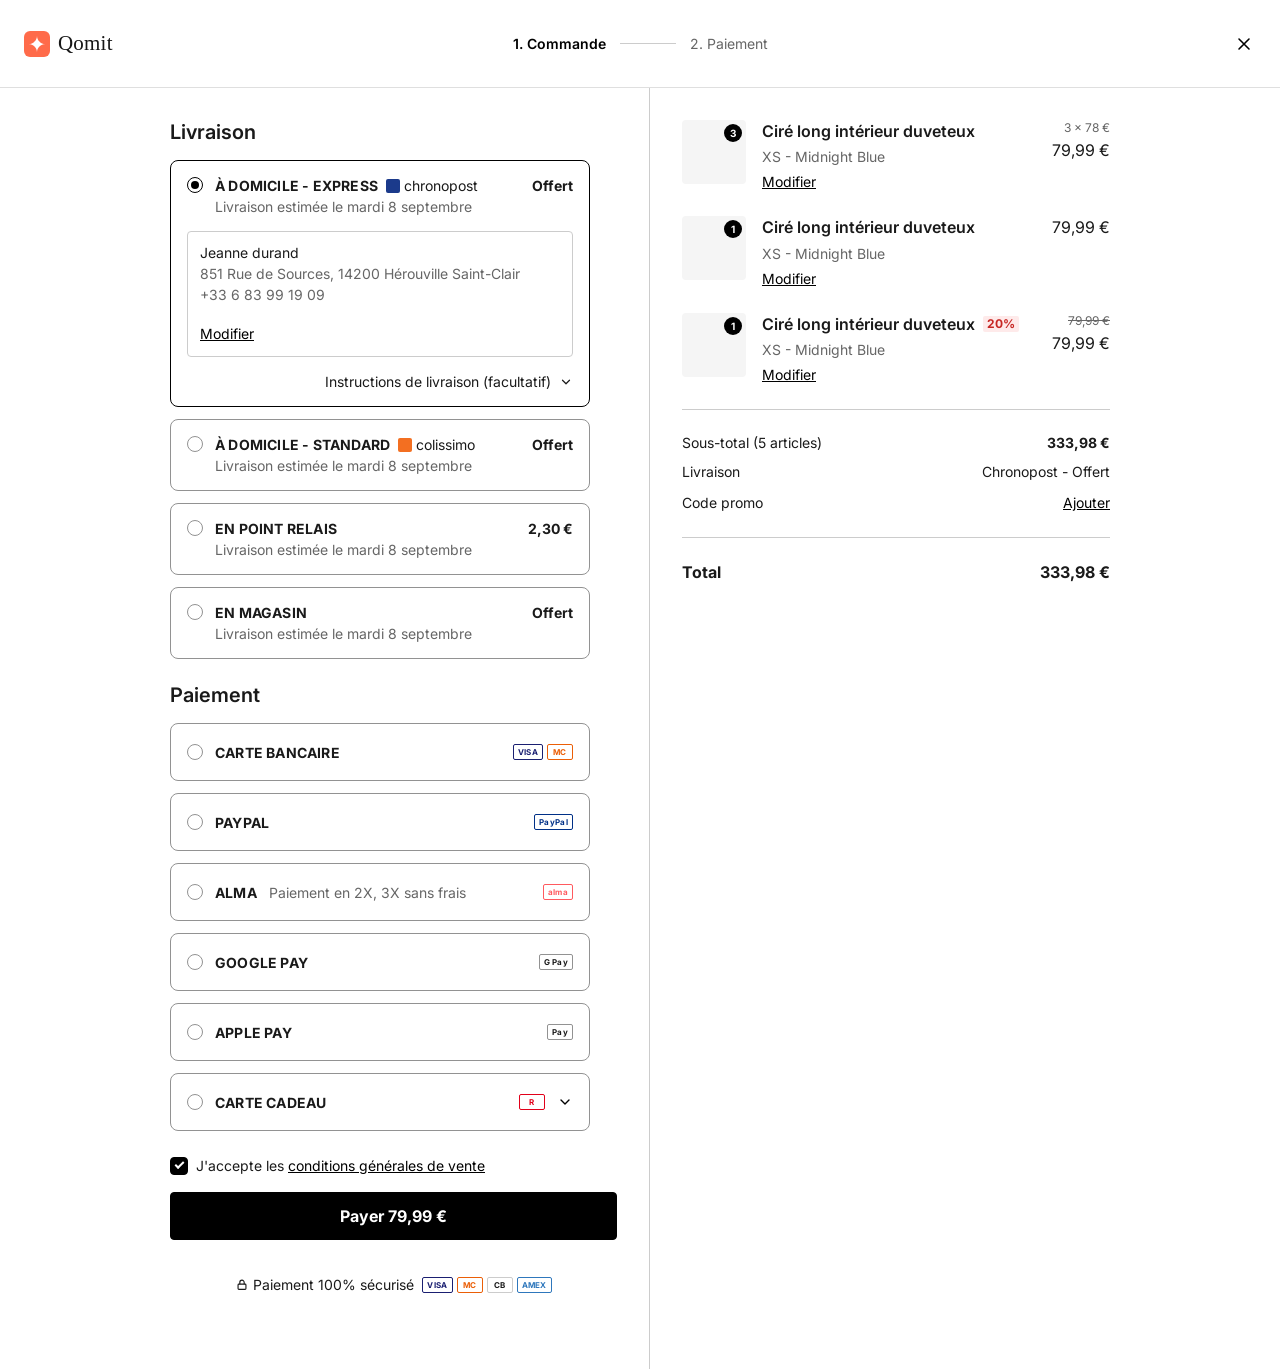
<file: checkout-whitelabel.html>
<!doctype html>
<html lang="fr">
<head>
  <meta charset="utf-8" />
  <meta name="viewport" content="width=device-width, initial-scale=1" />
  <title>Checkout — Whitelabel</title>
  <link href="https://fonts.googleapis.com/css2?family=Inter:wght@400;500;600;700&display=swap" rel="stylesheet" />
  <link rel="stylesheet" href="css/tokens.css" />
  <link rel="stylesheet" href="css/reset.css" />
  <link rel="stylesheet" href="css/header.css" />
  <link rel="stylesheet" href="css/recap.css" />
  <link rel="stylesheet" href="css/delivery.css" />
  <link rel="stylesheet" href="css/payment.css" />
  <link rel="stylesheet" href="css/checkout.css" />
</head>
<body>
  <template id="qc-logo">
    <a class="qc-logo" href="#" aria-label="Qomit">
      <span class="qc-logo__mark">
        <svg viewBox="0 0 26 26" width="18" height="18" aria-hidden="true"><path d="M13 1c0 6.6 5.4 12 12 12-6.6 0-12 5.4-12 12 0-6.6-5.4-12-12-12 6.6 0 12-5.4 12-12z"/></svg>
      </span>
      <span class="qc-logo__word">Qomit</span>
    </a>
  </template>

  <template id="recap-lines">
    <ul class="qc-recap__items">
      <li class="qc-recap__item">
        <div class="qc-recap__thumb"><span class="qc-recap__qty">3</span></div>
        <div class="qc-recap__info">
          <div class="qc-recap__title-row"><span class="qc-recap__title">Ciré long intérieur duveteux</span></div>
          <div class="qc-recap__variant">XS - Midnight Blue</div>
          <a class="qc-link" href="#">Modifier</a>
        </div>
        <div class="qc-recap__price"><span class="qc-recap__price-note">3 × 78 €</span><span class="qc-recap__price-main">79,99 €</span></div>
      </li>
      <li class="qc-recap__item">
        <div class="qc-recap__thumb"><span class="qc-recap__qty">1</span></div>
        <div class="qc-recap__info">
          <div class="qc-recap__title-row"><span class="qc-recap__title">Ciré long intérieur duveteux</span></div>
          <div class="qc-recap__variant">XS - Midnight Blue</div>
          <a class="qc-link" href="#">Modifier</a>
        </div>
        <div class="qc-recap__price"><span class="qc-recap__price-main">79,99 €</span></div>
      </li>
      <li class="qc-recap__item">
        <div class="qc-recap__thumb"><span class="qc-recap__qty">1</span></div>
        <div class="qc-recap__info">
          <div class="qc-recap__title-row"><span class="qc-recap__title">Ciré long intérieur duveteux</span><span class="qc-badge-discount">20%</span></div>
          <div class="qc-recap__variant">XS - Midnight Blue</div>
          <a class="qc-link" href="#">Modifier</a>
        </div>
        <div class="qc-recap__price"><span class="qc-recap__price-note qc-recap__price-note--struck">79,99 €</span><span class="qc-recap__price-main">79,99 €</span></div>
      </li>
    </ul>
  </template>

  <div class="checkout">
    <!-- Header -->
    <header class="qc-header qc-header--desktop qc-header--stepper">
      <div class="qc-header__start" data-logo></div>
      <nav class="qc-header__center qc-stepper" aria-label="Étapes">
        <span class="qc-step is-active">1. Commande</span>
        <span class="qc-stepper__line"></span>
        <span class="qc-step">2. Paiement</span>
      </nav>
      <div class="qc-header__end">
        <button class="qc-iconbtn" aria-label="Fermer"><svg viewBox="0 0 20 20" fill="none" stroke="currentColor" stroke-width="1.6" stroke-linecap="round"><path d="M5 5l10 10M15 5 5 15"/></svg></button>
      </div>
    </header>

    <div class="checkout__body">

      <!-- Mobile collapsible recap (shown < 900px) -->
      <div class="checkout__recap-mobile">
        <section class="qc-recap qc-recap--mobile" data-open="false" data-collapsible aria-label="Récapitulatif">
          <button class="qc-recap__toggle" aria-expanded="false">
            <span class="qc-recap__toggle-title">Ma commande (5 articles)</span>
            <span class="qc-recap__toggle-right"><span class="qc-recap__toggle-total">333,98 €</span>
              <svg viewBox="0 0 16 16" fill="none" stroke="currentColor" stroke-width="1.4" stroke-linecap="round" stroke-linejoin="round"><path d="M4 6l4 4 4-4"/></svg></span>
          </button>
          <div class="qc-recap__body">
            <div data-recap-lines></div>
            <hr class="qc-recap__divider" style="margin:0" />
            <dl class="qc-recap__summary">
              <div class="qc-recap__row"><dt>Sous-total (5 articles)</dt><dd class="qc-recap__value--strong">333,98 €</dd></div>
              <div class="qc-recap__row"><dt>Livraison</dt><dd>Chronopost - Offert</dd></div>
              <div class="qc-recap__row"><dt>Code promo</dt><dd><a class="qc-link" href="#">Ajouter</a></dd></div>
            </dl>
            <hr class="qc-recap__divider" style="margin:0" />
            <div class="qc-recap__total"><span>Total</span><span>333,98 €</span></div>
          </div>
        </section>
      </div>

      <!-- FORM column -->
      <div class="checkout__form">

        <section class="checkout-section">
          <h2 class="checkout-section__title">Livraison</h2>
          <div class="qc-delivery" data-delivery>

            <!-- A domicile Express — selected/expanded -->
            <div class="qc-delivery-option is-selected">
              <button class="qc-delivery-option__header" type="button">
                <input class="qc-radio" type="radio" name="delivery" checked aria-label="À domicile express" />
                <span class="qc-delivery-option__titles">
                  <span class="qc-delivery-option__titlerow">
                    <span class="qc-delivery-option__titleleft"><span class="qc-delivery-option__title">À domicile - Express</span><span class="qc-carrier"><span class="qc-carrier__mark" style="background:#1b3a8b"></span>chronopost</span></span>
                    <span class="qc-delivery-option__price">Offert</span>
                  </span>
                  <span class="qc-delivery-option__subtitle">Livraison estimée le mardi 8 septembre</span>
                </span>
              </button>
              <div class="qc-delivery-option__body">
                <div class="qc-address-box">
                  <div class="qc-address-box__title">Jeanne durand</div>
                  <div class="qc-address-box__line">851 Rue de Sources, 14200 Hérouville Saint-Clair</div>
                  <div class="qc-address-box__line">+33 6 83 99 19 09</div>
                  <a class="qc-link" href="#">Modifier</a>
                </div>
                <div class="qc-instructions" data-instructions>
                  <button class="qc-delivery-option__instructions" type="button" aria-expanded="false">
                    Instructions de livraison (facultatif)
                    <svg viewBox="0 0 16 16" fill="none" stroke="currentColor" stroke-width="1.4" stroke-linecap="round" stroke-linejoin="round"><path d="M4 6l4 4 4-4"/></svg>
                  </button>
                  <div class="qc-instructions__body">
                    <textarea class="qc-textarea" maxlength="70" placeholder="Digicode, interphone, étage …"></textarea>
                    <div class="qc-instructions__count"><span data-count>0</span>/70</div>
                  </div>
                </div>
              </div>
            </div>

            <!-- A domicile Standard -->
            <div class="qc-delivery-option">
              <button class="qc-delivery-option__header" type="button">
                <input class="qc-radio" type="radio" name="delivery" aria-label="À domicile standard" />
                <span class="qc-delivery-option__titles">
                  <span class="qc-delivery-option__titlerow">
                    <span class="qc-delivery-option__titleleft"><span class="qc-delivery-option__title">À domicile - Standard</span><span class="qc-carrier"><span class="qc-carrier__mark"></span>colissimo</span></span>
                    <span class="qc-delivery-option__price">Offert</span>
                  </span>
                  <span class="qc-delivery-option__subtitle">Livraison estimée le mardi 8 septembre</span>
                </span>
              </button>
              <div class="qc-delivery-option__body"></div>
            </div>

            <!-- Point relais -->
            <div class="qc-delivery-option">
              <button class="qc-delivery-option__header" type="button">
                <input class="qc-radio" type="radio" name="delivery" aria-label="En point relais" />
                <span class="qc-delivery-option__titles">
                  <span class="qc-delivery-option__titlerow">
                    <span class="qc-delivery-option__titleleft"><span class="qc-delivery-option__title">En point relais</span></span>
                    <span class="qc-delivery-option__price">2,30 €</span>
                  </span>
                  <span class="qc-delivery-option__subtitle">Livraison estimée le mardi 8 septembre</span>
                </span>
              </button>
              <div class="qc-delivery-option__body">
                <div class="qc-address-box">
                  <div class="qc-address-box__title">Adresse du magasin</div>
                  <div class="qc-address-box__line">Consigne Elephant Blue Bernay</div>
                  <div class="qc-address-box__line">Route de Broglie, 27300 Bernay</div>
                  <span class="qc-address-box__toggle">Horaires
                    <svg viewBox="0 0 16 16" fill="none" stroke="currentColor" stroke-width="1.4" stroke-linecap="round" stroke-linejoin="round"><path d="M4 6l4 4 4-4"/></svg>
                  </span>
                  <a class="qc-link" href="#">Modifier</a>
                </div>
                <div class="qc-field-label">Commande retirée par</div>
                <form class="qc-form" onsubmit="return false">
                  <div class="qc-field qc-field--between">
                    <span class="qc-field__label">Civilité*</span>
                    <span class="qc-radio-group">
                      <label><input class="qc-radio" type="radio" name="civ-pr" /> M.</label>
                      <label><input class="qc-radio" type="radio" name="civ-pr" /> Mme.</label>
                      <label><input class="qc-radio" type="radio" name="civ-pr" /> Autre</label>
                    </span>
                  </div>
                  <div class="qc-field"><input type="text" placeholder="Prénom*" /></div>
                  <div class="qc-field"><input type="text" placeholder="Nom*" /></div>
                  <div class="qc-field">
                    <span class="qc-field__flag">
                      <span class="qc-flag"><i></i><i></i><i></i></span>
                      <svg width="12" height="12" viewBox="0 0 16 16" fill="none" stroke="currentColor" stroke-width="1.4" stroke-linecap="round" stroke-linejoin="round"><path d="M4 6l4 4 4-4"/></svg>
                    </span>
                    <input type="tel" placeholder="Phone number* (ex: 06 83 24 53 23)" />
                  </div>
                  <button class="qc-btn qc-btn--tertiary qc-btn--block" type="submit">Valider</button>
                </form>
              </div>
            </div>

            <!-- En magasin -->
            <div class="qc-delivery-option">
              <button class="qc-delivery-option__header" type="button">
                <input class="qc-radio" type="radio" name="delivery" aria-label="En magasin" />
                <span class="qc-delivery-option__titles">
                  <span class="qc-delivery-option__titlerow">
                    <span class="qc-delivery-option__titleleft"><span class="qc-delivery-option__title">En magasin</span></span>
                    <span class="qc-delivery-option__price">Offert</span>
                  </span>
                  <span class="qc-delivery-option__subtitle">Livraison estimée le mardi 8 septembre</span>
                </span>
              </button>
              <div class="qc-delivery-option__body"></div>
            </div>

          </div>
        </section>

        <section class="checkout-section">
          <h2 class="checkout-section__title">Paiement</h2>
          <div class="qc-payment" data-payment>
            <div class="qc-pay-option"><button class="qc-pay-option__header" type="button"><input class="qc-radio" type="radio" name="pay" aria-label="Carte bancaire" /><span class="qc-pay-option__title">Carte bancaire</span><span class="qc-pay-option__spacer"></span><span class="qc-pay-option__marks"><span class="qc-brand qc-brand--visa">VISA</span><span class="qc-brand qc-brand--mc">MC</span></span></button><div class="qc-pay-option__body"></div></div>
            <div class="qc-pay-option"><button class="qc-pay-option__header" type="button"><input class="qc-radio" type="radio" name="pay" aria-label="PayPal" /><span class="qc-pay-option__title">PayPal</span><span class="qc-pay-option__spacer"></span><span class="qc-brand qc-brand--paypal">PayPal</span></button><div class="qc-pay-option__body"></div></div>
            <div class="qc-pay-option"><button class="qc-pay-option__header" type="button"><input class="qc-radio" type="radio" name="pay" aria-label="Alma" /><span class="qc-pay-option__title">Alma</span><span class="qc-pay-option__note">Paiement en 2X, 3X sans frais</span><span class="qc-pay-option__spacer"></span><span class="qc-brand qc-brand--alma">alma</span></button><div class="qc-pay-option__body"></div></div>
            <div class="qc-pay-option"><button class="qc-pay-option__header" type="button"><input class="qc-radio" type="radio" name="pay" aria-label="Google Pay" /><span class="qc-pay-option__title">Google Pay</span><span class="qc-pay-option__spacer"></span><span class="qc-brand qc-brand--googlepay">G Pay</span></button><div class="qc-pay-option__body"></div></div>
            <div class="qc-pay-option"><button class="qc-pay-option__header" type="button"><input class="qc-radio" type="radio" name="pay" aria-label="Apple Pay" /><span class="qc-pay-option__title">Apple Pay</span><span class="qc-pay-option__spacer"></span><span class="qc-brand qc-brand--applepay"> Pay</span></button><div class="qc-pay-option__body"></div></div>
            <div class="qc-pay-option"><button class="qc-pay-option__header" type="button"><input class="qc-radio" type="radio" name="pay" aria-label="Carte cadeau" /><span class="qc-pay-option__title">Carte cadeau</span><span class="qc-pay-option__spacer"></span><span class="qc-brand qc-brand--gift">R</span><span class="qc-pay-option__chevron"><svg viewBox="0 0 16 16" fill="none" stroke="currentColor" stroke-width="1.4" stroke-linecap="round" stroke-linejoin="round"><path d="M4 6l4 4 4-4"/></svg></span></button><div class="qc-pay-option__body"></div></div>
          </div>
        </section>

        <div class="checkout-action">
          <label class="checkout-cgv">
            <input type="checkbox" class="qc-checkbox" checked />
            <span>J'accepte les <a class="qc-link" href="#">conditions générales de vente</a></span>
          </label>
          <button class="qc-btn qc-btn--primary qc-btn--block" type="button">Payer 79,99 €</button>
        </div>

        <div class="qc-secured qc-secured--desktop">
          <span class="qc-secured__label"><svg viewBox="0 0 16 16" fill="none" stroke="currentColor" stroke-width="1.3"><rect x="3.5" y="7" width="9" height="6" rx="1"/><path d="M5.5 7V5a2.5 2.5 0 0 1 5 0v2"/></svg> Paiement 100% sécurisé</span>
          <span class="qc-secured__marks"><span class="qc-brand qc-brand--visa">VISA</span><span class="qc-brand qc-brand--mc">MC</span><span class="qc-brand">CB</span><span class="qc-brand qc-brand--amex">AMEX</span></span>
        </div>
      </div>

      <!-- RECAP column (desktop) -->
      <div class="checkout__recap">
        <section class="qc-recap qc-recap--desktop" aria-label="Récapitulatif de commande">
          <div data-recap-lines></div>
          <hr class="qc-recap__divider" />
          <dl class="qc-recap__summary">
            <div class="qc-recap__row"><dt>Sous-total (5 articles)</dt><dd class="qc-recap__value--strong">333,98 €</dd></div>
            <div class="qc-recap__row"><dt>Livraison</dt><dd>Chronopost - Offert</dd></div>
            <div class="qc-recap__row"><dt>Code promo</dt><dd><a class="qc-link" href="#">Ajouter</a></dd></div>
          </dl>
          <hr class="qc-recap__divider" />
          <div class="qc-recap__total"><span>Total</span><span>333,98 €</span></div>
        </section>
      </div>

    </div>
  </div>

  <script>
    const logoTpl = document.getElementById('qc-logo');
    document.querySelectorAll('[data-logo]').forEach((s) => s.appendChild(logoTpl.content.cloneNode(true)));
    const linesTpl = document.getElementById('recap-lines');
    document.querySelectorAll('[data-recap-lines]').forEach((s) => s.appendChild(linesTpl.content.cloneNode(true)));

    document.querySelectorAll('[data-collapsible] .qc-recap__toggle').forEach((btn) => {
      btn.addEventListener('click', () => {
        const p = btn.closest('[data-collapsible]');
        const open = p.getAttribute('data-open') === 'true';
        p.setAttribute('data-open', String(!open));
        btn.setAttribute('aria-expanded', String(!open));
      });
    });
    const wire = (groupSel, optSel, headSel) => document.querySelectorAll(groupSel).forEach((g) => {
      const opts = [...g.querySelectorAll(optSel)];
      opts.forEach((opt) => opt.querySelector(headSel).addEventListener('click', () => {
        opts.forEach((o) => {
          const on = o === opt;
          o.classList.toggle('is-selected', on);
          const r = o.querySelector(headSel + ' .qc-radio');
          if (r) r.checked = on;
        });
      }));
    });
    wire('[data-delivery]', '.qc-delivery-option', '.qc-delivery-option__header');
    wire('[data-payment]', '.qc-pay-option', '.qc-pay-option__header');

    // Instructions de livraison: collapsible textarea + char counter
    document.querySelectorAll('[data-instructions]').forEach((w) => {
      const btn = w.querySelector('.qc-delivery-option__instructions');
      btn.addEventListener('click', (e) => {
        e.stopPropagation();
        const open = w.classList.toggle('is-open');
        btn.setAttribute('aria-expanded', String(open));
      });
      const ta = w.querySelector('.qc-textarea');
      const cnt = w.querySelector('[data-count]');
      if (ta && cnt) ta.addEventListener('input', () => { cnt.textContent = ta.value.length; });
    });
  </script>
</body>
</html>
</file>
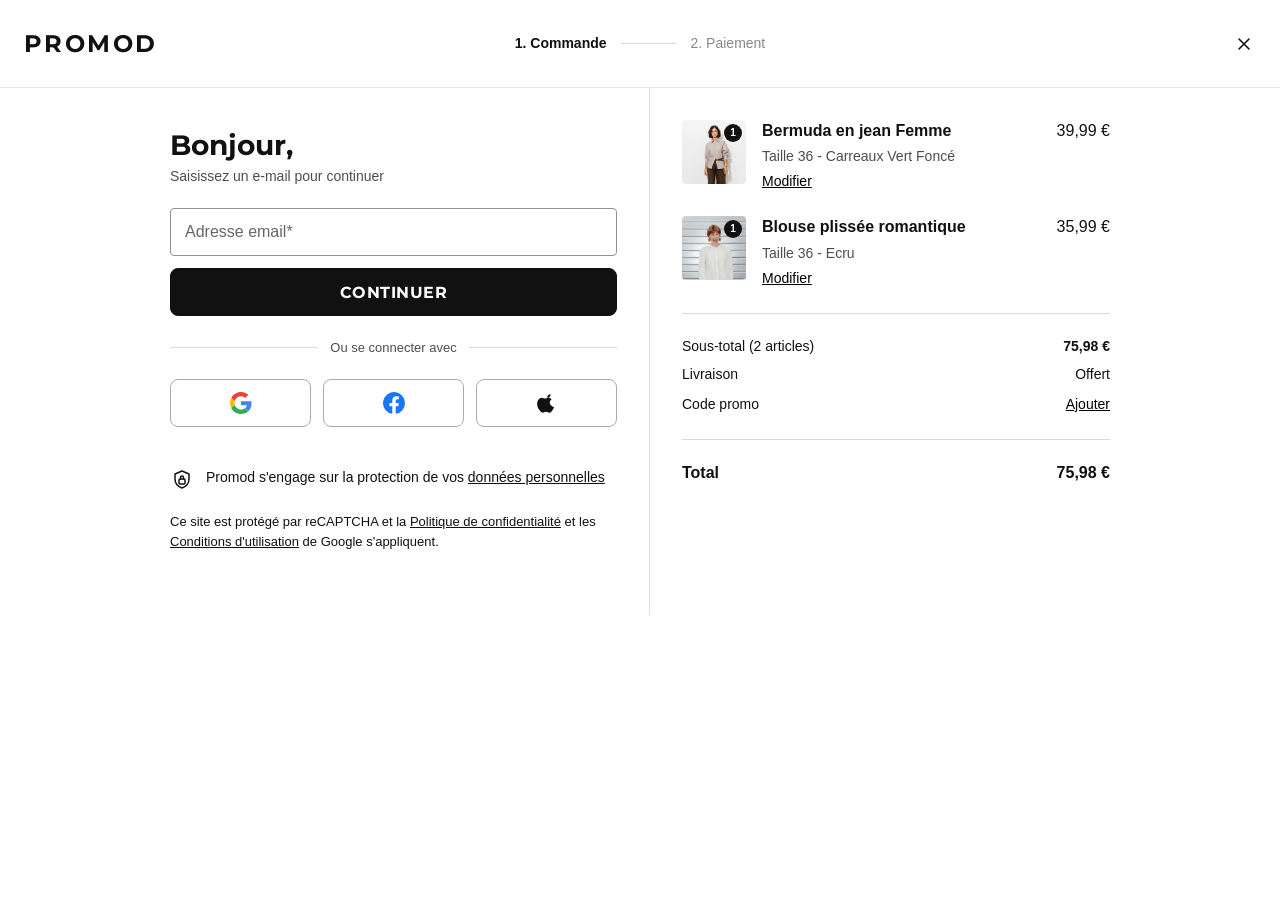
<file: login-promod.html>
<!doctype html>
<html lang="fr">
<head>
  <meta charset="utf-8" />
  <meta name="viewport" content="width=device-width, initial-scale=1" />
  <meta http-equiv="Cache-Control" content="no-cache, no-store, must-revalidate" />
  <meta http-equiv="Pragma" content="no-cache" />
  <meta http-equiv="Expires" content="0" />
  <title>Connexion — Promod</title>
  <link href="https://fonts.googleapis.com/css2?family=Inter:wght@400;500;600;700&display=swap" rel="stylesheet" />
  <link rel="stylesheet" href="css/tokens.css?v=4" />
  <link rel="stylesheet" href="css/reset.css?v=4" />
  <link rel="stylesheet" href="css/header.css?v=4" />
  <link rel="stylesheet" href="css/delivery.css?v=4" />
  <link rel="stylesheet" href="css/payment.css?v=4" />
  <link rel="stylesheet" href="css/recap.css?v=4" />
  <link rel="stylesheet" href="css/checkout.css?v=4" />
  <link rel="stylesheet" href="css/theme-promod.css?v=4" />
  <link rel="stylesheet" href="css/login.css?v=4" />
</head>
<body>
  <div class="checkout">
    <header class="qc-header qc-header--desktop qc-header--stepper">
      <div class="qc-header__start">
        <a class="qc-logo qc-logo--wordmark" href="#" aria-label="Promod"><span class="qc-logo__word">PROMOD</span></a>
      </div>
      <nav class="qc-header__center qc-stepper" aria-label="Étapes">
        <span class="qc-step is-active">1. Commande</span>
        <span class="qc-stepper__line"></span>
        <span class="qc-step">2. Paiement</span>
      </nav>
      <div class="qc-header__end">
        <button class="qc-iconbtn" aria-label="Fermer" onclick="location.href='index.html'"><svg viewBox="0 0 20 20" fill="none" stroke="currentColor" stroke-width="1.6" stroke-linecap="round"><path d="M5 5l10 10M15 5 5 15"/></svg></button>
      </div>
    </header>

    <div class="checkout__body">
      <div class="checkout__form">
        <!-- STEP A: email -->
        <main class="login" id="step-email">
          <h1 class="login__title">Bonjour,</h1>
          <p class="login__sub">Saisissez un e-mail pour continuer</p>

          <div class="login__form">
            <div class="qc-field"><input id="email-input" type="email" placeholder="Adresse email*" required /></div>
            <button id="to-info" class="qc-btn qc-btn--primary qc-btn--block" type="button" onclick="goToInfo()">Continuer</button>
          </div>

          <div class="login__divider"><span>Ou se connecter avec</span></div>

          <div class="login__social">
            <a class="login-social" href="checkout-promod.html" aria-label="Se connecter avec Google">
              <svg viewBox="0 0 48 48" width="22" height="22" aria-hidden="true">
                <path fill="#EA4335" d="M24 9.5c3.54 0 6.71 1.22 9.21 3.6l6.85-6.85C35.9 2.38 30.47 0 24 0 14.62 0 6.51 5.38 2.56 13.22l7.98 6.19C12.43 13.72 17.74 9.5 24 9.5z"/>
                <path fill="#4285F4" d="M46.98 24.55c0-1.57-.15-3.09-.38-4.55H24v9.02h12.94c-.58 2.96-2.26 5.48-4.78 7.18l7.73 6c4.51-4.18 7.09-10.36 7.09-17.65z"/>
                <path fill="#FBBC05" d="M10.53 28.59c-.48-1.45-.76-2.99-.76-4.59s.28-3.14.76-4.59l-7.98-6.19C.92 16.46 0 20.12 0 24c0 3.88.92 7.54 2.56 10.78l7.97-6.19z"/>
                <path fill="#34A853" d="M24 48c6.48 0 11.93-2.13 15.89-5.81l-7.73-6c-2.15 1.45-4.92 2.3-8.16 2.3-6.26 0-11.57-4.22-13.47-9.91l-7.98 6.19C6.51 42.62 14.62 48 24 48z"/>
              </svg>
            </a>
            <a class="login-social" href="checkout-promod.html" aria-label="Se connecter avec Facebook">
              <svg viewBox="0 0 24 24" width="22" height="22" aria-hidden="true"><path fill="#1877F2" d="M24 12a12 12 0 1 0-13.88 11.85v-8.38H7.08V12h3.04V9.41c0-3 1.79-4.66 4.53-4.66 1.31 0 2.68.23 2.68.23v2.95h-1.51c-1.49 0-1.95.92-1.95 1.87V12h3.32l-.53 3.47h-2.79v8.38A12 12 0 0 0 24 12z"/></svg>
            </a>
            <a class="login-social" href="checkout-promod.html" aria-label="Se connecter avec Apple">
              <svg viewBox="0 0 24 24" width="20" height="20" fill="currentColor" aria-hidden="true"><path d="M16.365 1.43c0 1.14-.417 2.19-1.11 2.98-.75.85-1.98 1.51-3.02 1.42-.13-1.09.42-2.24 1.09-2.99.75-.85 2.06-1.47 3.04-1.41zM20.5 17.06c-.55 1.27-.82 1.84-1.53 2.96-.99 1.57-2.39 3.53-4.12 3.54-1.54.01-1.94-1.01-4.03-1-2.09.01-2.53 1.02-4.07 1.01-1.73-.01-3.05-1.77-4.04-3.34C-.34 16.68-.6 11.05 1.57 8.07c1.06-1.5 2.73-2.44 4.29-2.44 1.6 0 2.6 1.02 3.92 1.02 1.28 0 2.06-1.02 3.91-1.02 1.39 0 2.86.76 3.91 2.06-3.44 1.88-2.88 6.79.9 8.37z"/></svg>
            </a>
          </div>

          <div class="login__reassurance">
            <div class="login__data">
              <svg viewBox="0 0 24 24" fill="none" stroke="currentColor" stroke-width="1.5" stroke-linecap="round" stroke-linejoin="round" aria-hidden="true">
                <path d="M12 3l7 3v5c0 4.5-3 7.6-7 9-4-1.4-7-4.5-7-9V6z" />
                <rect x="9" y="11" width="6" height="5" rx="1" />
                <path d="M10.5 11V9.6a1.5 1.5 0 0 1 3 0V11" />
              </svg>
              <span>Promod s'engage sur la protection de vos <a href="#">données personnelles</a></span>
            </div>
            <p class="login__captcha">
              Ce site est protégé par reCAPTCHA et la <a href="#">Politique de confidentialité</a> et les
              <a href="#">Conditions d'utilisation</a> de Google s'appliquent.
            </p>
          </div>
        </main>

        <!-- STEP B: delivery information form -->
        <main class="login" id="step-info" hidden>
          <h1 class="login__title">Vos informations de livraison</h1>
          <p class="login__guest"><strong>Vous commandez en tant qu'invité</strong>, vous pourrez créer un compte plus tard si vous le souhaitez.</p>
          <p class="login__required">*champ obligatoire</p>

          <form class="qc-form" action="checkout-promod.html" method="get">
            <div class="qc-field qc-field--filled">
              <span class="qc-field__floating">Adresse email*</span>
              <input id="info-email" type="email" value="jeanne@gmail.com" />
            </div>
            <div class="qc-field qc-field--between">
              <span class="qc-field__label">Civilité*</span>
              <span class="qc-radio-group">
                <label><input class="qc-radio" type="radio" name="civ" /> M.</label>
                <label><input class="qc-radio" type="radio" name="civ" /> Mme.</label>
                <label><input class="qc-radio" type="radio" name="civ" /> Autre</label>
              </span>
            </div>
            <div class="qc-field"><input type="text" placeholder="Prénom*" /></div>
            <div class="qc-field"><input type="text" placeholder="Nom*" /></div>
            <div class="qc-field"><input type="text" placeholder="Adresse*" /></div>
            <div class="qc-field"><input type="text" placeholder="Bâtiment, étage, entreprise (facultatif)" /></div>
            <div class="qc-field-row">
              <div class="qc-field"><input type="text" placeholder="Code postal*" /></div>
              <div class="qc-field"><input type="text" placeholder="Ville*" /></div>
            </div>
            <div class="qc-field qc-field--filled">
              <span class="qc-field__floating">Pays</span>
              <input type="text" value="France" readonly />
              <span class="qc-field__trailing">
                <svg width="16" height="16" viewBox="0 0 16 16" fill="none" stroke="currentColor" stroke-width="1.4" stroke-linecap="round" stroke-linejoin="round"><path d="M4 6l4 4 4-4"/></svg>
              </span>
            </div>
            <div class="qc-field">
              <span class="qc-field__flag">
                <span class="qc-flag"><i></i><i></i><i></i></span>
                <svg width="12" height="12" viewBox="0 0 16 16" fill="none" stroke="currentColor" stroke-width="1.4" stroke-linecap="round" stroke-linejoin="round"><path d="M4 6l4 4 4-4"/></svg>
              </span>
              <input type="tel" placeholder="Phone number* (ex: 06 83 24 53 23)" />
            </div>
            <label class="checkout-cgv">
              <input type="checkbox" class="qc-checkbox" checked />
              <span>Adresse de facturation identique</span>
            </label>
            <button class="qc-btn qc-btn--primary qc-btn--block" type="submit">Continuer vers la livraison</button>
          </form>
        </main>
      </div>

      <!-- RIGHT: order recap -->
      <div class="checkout__recap">
        <section class="qc-recap qc-recap--desktop" aria-label="Récapitulatif de commande">
          <ul class="qc-recap__items">
            <li class="qc-recap__item">
              <div class="qc-recap__thumb" style="background-image:url('assets/bermuda.png');background-position:top center"><span class="qc-recap__qty">1</span></div>
              <div class="qc-recap__info">
                <div class="qc-recap__title-row"><span class="qc-recap__title">Bermuda en jean Femme</span></div>
                <div class="qc-recap__variant">Taille 36 - Carreaux Vert Foncé</div>
                <a class="qc-link" href="#">Modifier</a>
              </div>
              <div class="qc-recap__price"><span class="qc-recap__price-main">39,99 €</span></div>
            </li>
            <li class="qc-recap__item">
              <div class="qc-recap__thumb" style="background-image:url('assets/blouse.png');background-position:top center"><span class="qc-recap__qty">1</span></div>
              <div class="qc-recap__info">
                <div class="qc-recap__title-row"><span class="qc-recap__title">Blouse plissée romantique</span></div>
                <div class="qc-recap__variant">Taille 36 - Ecru</div>
                <a class="qc-link" href="#">Modifier</a>
              </div>
              <div class="qc-recap__price"><span class="qc-recap__price-main">35,99 €</span></div>
            </li>
          </ul>
          <hr class="qc-recap__divider" />
          <dl class="qc-recap__summary">
            <div class="qc-recap__row"><dt>Sous-total (2 articles)</dt><dd class="qc-recap__value--strong">75,98 €</dd></div>
            <div class="qc-recap__row"><dt>Livraison</dt><dd>Offert</dd></div>
            <div class="qc-recap__row"><dt>Code promo</dt><dd><a class="qc-link" href="#">Ajouter</a></dd></div>
          </dl>
          <hr class="qc-recap__divider" />
          <div class="qc-recap__total"><span>Total</span><span>75,98 €</span></div>
        </section>
      </div>
    </div>
  </div>

  <script>
    function goToInfo() {
      var emailInput = document.getElementById('email-input');
      var v = (emailInput.value || '').trim();
      if (!v) { emailInput.focus(); return; }
      var infoEmail = document.getElementById('info-email');
      if (infoEmail) infoEmail.value = v;
      document.getElementById('step-email').style.display = 'none';
      document.getElementById('step-info').style.display = 'flex';
      window.scrollTo(0, 0);
    }
  </script>
</body>
</html>
</file>
<file: css/tokens.css>
/* =====================================================================
   TOKENS — THE CSS TABLE  (source: Figma « Core Checkout Library »)
   ---------------------------------------------------------------------
   This is the single source of truth for the look of every component.
   Extracted 1:1 from Figma variables (get_variable_defs on the Header).
   To re-skin the whole library: replace ONLY the values below.
   Component CSS must reference these var(--…) — never hard-coded values.
   ===================================================================== */

:root {
  /* ---- Color · background ---------------------------------------- */
  --bg-neutral-default: #ffffff;      /* bg/neutral/default */

  /* ---- Color · text / foreground --------------------------------- */
  --type-color-body: #000000;         /* type/color/body */
  --type-color-mention: #666666;      /* type/color/mention (secondary) */
  --icon-color-primary: #000000;      /* icon/color/primary */

  /* ---- Color · border -------------------------------------------- */
  --border-color-default: #929292;    /* border/color/default */
  --border-color-soft: #cccccc;       /* border/color/soft */
  --border-color-ultra-soft: #dfdfdf; /* border/color/ultra soft */

  /* ---- Color · brand (logo mark; from DS primary/600) ------------ */
  --color-primary: #ff6b4a;
  --color-on-primary: #ffffff;

  /* ---- Typography · family --------------------------------------- */
  --type-family-body: "Inter", system-ui, -apple-system, sans-serif;
  --type-family-brand: "PP Fraktion Sans", Georgia, "Times New Roman", serif;

  /* ---- Typography · size ----------------------------------------- */
  --type-size-body-large: 16px;       /* type/size/body large & body 01 */
  --type-size-body-01: 16px;
  --type-size-body-02: 14px;          /* type/size/body 02 & body small */
  --type-size-body-small: 14px;

  /* ---- Typography · weight --------------------------------------- */
  --type-weight-300: 400;             /* regular */
  --type-weight-500: 600;             /* semi-bold */
  --type-weight-700: 700;             /* bold */

  /* ---- Typography · line-height ---------------------------------- */
  --line-height-body-large: 1.4;
  --line-height-body-small: 1.5;

  /* ---- Spacing · container margins ------------------------------- */
  --container-margins-xs: 12px;       /* container/margins/XS */
  --container-margins-s: 16px;        /* container/margins/S */
  --container-margins-m: 20px;        /* container/margins/M */
  --container-margins-l: 24px;        /* container/margins/L */

  /* ---- Spacing · padding ----------------------------------------- */
  --padding-600: 24px;                /* padding/600 */
  --block-padding-y: 12px;            /* Theme/Block/block-padding-y */

  /* ---- Sizing ---------------------------------------------------- */
  --container-height-5xl: 56px;       /* container/height/5XL */
  --header-height-desktop: 88px;      /* Figma header frame (desktop) */
  --header-height-mobile: 90px;       /* Figma header frame (mobile) */

  /* ---- Border ---------------------------------------------------- */
  --border-width-default: 1px;        /* border/width/default */

  /* ===================================================================
     Added by component · recap-order
     =================================================================== */

  /* ---- Color · foreground / text --------------------------------- */
  --foreground-primary: #000000;      /* foreground/primary */
  --foreground-secondary: #666666;    /* foreground/secondary */
  --foreground-on-secondary: #000000; /* foreground/on secondary */
  --type-body: #1a1a1a;               /* type/body */
  --type-information: #525b66;        /* type/information */
  --link-level1-default: #000000;     /* link/level 1/default */

  /* ---- Color · background ---------------------------------------- */
  --bg-neutral-muted: #f5f5f5;        /* bg/neutral/muted */
  --bg-neutral-subtle: #f2f2f2;       /* bg/neutral/subtle */
  --bg-neutral-darkest: #000000;      /* bg/neutral/darkest */

  /* ---- Color · border -------------------------------------------- */
  --border-color-inverted: #ffffff;   /* border/color/inverted */

  /* ---- Color · feedback ------------------------------------------ */
  --feedback-information-bg: #e7f1ff;     /* feedback/information/bg */
  --feedback-information-border: #345e98; /* feedback/information/border */
  --feedback-error-bg: #feeaea;           /* feedback/error/bg */
  --feedback-error-text: #c72724;         /* feedback/error/text */

  /* ---- Color · brand accent (loyalty "B" badge) ------------------ */
  --color-loyalty: var(--color-primary);

  /* ---- Typography · mention (12px) ------------------------------- */
  --type-family-mention: "Inter", system-ui, sans-serif;
  --type-size-mention: 12px;          /* type/size/mention */
  --type-weight-600: 700;             /* bold */

  /* ---- Spacing --------------------------------------------------- */
  --container-margins-none: 0;        /* container/margins/none */
  --container-margins-3xs: 4px;       /* container/margins/3XS */
  --container-margins-2xs: 8px;       /* container/margins/2XS */
  --container-margins-5xl: 56px;      /* container/margins/5XL */
  --container-padding-xl: 32px;       /* container/padding/XL */
  --scale-12: 12px;                   /* scale/12 */
  --gap-200: 4px;                     /* gap/200 */
  --gap-500: 16px;                    /* gap/500 */
  --border-weight-xs: 1px;            /* border/weight/XS */

  /* ---- Radius ---------------------------------------------------- */
  --radius-100: 2px;                  /* radius/100 */
  --border-radius-default: 4px;       /* border/radius/default */
  --border-radius-full: 1000px;       /* border/radius/full & radius/full */

  /* ===================================================================
     Added by component · Delivery
     =================================================================== */

  /* ---- Color / border -------------------------------------------- */
  --border-color-strong: #000000;     /* border/color/strong */
  --border-weight-s: 1.5px;           /* border/weight/S */

  /* ---- Spacing / gap --------------------------------------------- */
  --gap-300: 8px;                     /* gap/300 */
  --gap-400: 12px;                    /* gap/400 */
  --gap-600: 24px;                    /* gap/600 */
  --padding-500: 16px;                /* padding/500 */
  --scale-400: 8px;                   /* scale/400 */

  /* ---- Radius ---------------------------------------------------- */
  --radius-200: 4px;                  /* radius/200 */
  --border-radius-s: 4px;             /* border/radius/s */
  --radius-card: 8px;                 /* card corner (scale/400) */

  /* ---- Radio button ---------------------------------------------- */
  --radio-height: 16px;                     /* radio button/height */
  --radio-radius: var(--border-radius-full);/* radio button/radius */
  --radio-border-width: 1px;                /* radio button/border/width/default */
  --radio-bg-unchecked: #ffffff;            /* radio button/bg/active/unchecked */
  --radio-border-checked: #000000;          /* radio button/border/active/unchecked */

  /* ---- Input ----------------------------------------------------- */
  --input-height-l: 48px;                   /* input/height/L */
  --input-border-radius: 4px;               /* input/border/radius */
  --input-border-width: 1px;                /* input/border/width/default */
  --input-bg-default: #ffffff;              /* input/bg/default */
  --input-border-color-default: #929292;    /* input/border/color/default */
  --input-placeholder: #666666;             /* input/type/placeholder/default */
  --input-text: #000000;                    /* input/type/principal/default */
  --input-padding-x: 12px;                  /* input/spacing/padding/X */
  --input-gap-small: 4px;                   /* input/spacing/gap/small */
  --input-gap-large: 12px;                  /* input/spacing/gap/large */

  /* ---- Button · tertiary ----------------------------------------- */
  --button-height-l: 48px;                        /* button/height/L */
  --button-gap: 8px;                              /* button/spacing/gap */
  --button-padding-x-l: 24px;                     /* button/spacing/padding X/L */
  --button-tertiary-bg: #ebebeb;                  /* button/tertiary/bg/default */
  --button-tertiary-border-color: #ebebeb;        /* button/tertiary/border/color/default */
  --button-tertiary-text: #000000;                /* button/tertiary/type/color/on default */
  --button-tertiary-radius: 4px;                  /* button/tertiary/border/radius/default */
  --button-tertiary-border-width: 1px;            /* button/tertiary/border/width/default */

  /* ===================================================================
     Added by component · Payment Modules
     =================================================================== */

  /* ---- Input · filled state -------------------------------------- */
  --input-bg-filled: #eff6ff;             /* input/bg/filled */
  --input-border-color-filled: #929292;   /* input/border/color/filled */
  --input-border-width-filled: 1px;       /* input/border/width/filled */
  --input-border-disabled: #d0d0d0;       /* Theme/Colors/input-border-disabled */

  /* ---- Feedback / status colors ---------------------------------- */
  --icon-success: #5d9a51;                /* icon/success */
  --type-success: #46743d;                /* type/success */
  --icon-color-action-secondary: #666666; /* icon/color/action secondary */

  /* ---- Neutrals -------------------------------------------------- */
  --border-color-muted: #999999;          /* border/color/muted */
  --bg-neutral-emphasized: #cccccc;       /* bg/neutral/emphasized */
  --type-disabled: #cccccc;               /* type/disabled */
  --type-color-on-disabled: #929292;      /* type/color/on disabled */
  --border-width-selected: 1.5px;         /* border/width/selected */

  /* ---- Toggle switch --------------------------------------------- */
  --toggle-bg-active: #000000;            /* toggle/bg/rectangle/active */

  /* ---- Button · small size --------------------------------------- */
  --button-height-s: 32px;                /* button/height/S */
  --button-padding-x-s: 12px;             /* button/spacing/padding X/S */
}

/* ---------------------------------------------------------------------
   Composite text styles (Figma text styles, built from the tokens above)
   Use via the helper classes below on any element.
   ------------------------------------------------------------------- */
.t-body-large {
  font-family: var(--type-family-body);
  font-size: var(--type-size-body-large);
  line-height: var(--line-height-body-large);
  font-weight: var(--type-weight-300);
}
.t-body-large-semibold {
  font-family: var(--type-family-body);
  font-size: var(--type-size-body-large);
  line-height: var(--line-height-body-large);
  font-weight: var(--type-weight-500);
}
.t-body-small {
  font-family: var(--type-family-body);
  font-size: var(--type-size-body-small);
  line-height: var(--line-height-body-small);
  font-weight: var(--type-weight-300);
}
.t-body-small-semibold {
  font-family: var(--type-family-body);
  font-size: var(--type-size-body-small);
  line-height: var(--line-height-body-small);
  font-weight: var(--type-weight-500);
}
.t-body-small-bold {
  font-family: var(--type-family-body);
  font-size: var(--type-size-body-small);
  line-height: var(--line-height-body-small);
  font-weight: var(--type-weight-600);
}
.t-body-large-bold {
  font-family: var(--type-family-body);
  font-size: var(--type-size-body-large);
  line-height: var(--line-height-body-large);
  font-weight: var(--type-weight-600);
}
.t-body-small-underlined {
  font-family: var(--type-family-body);
  font-size: var(--type-size-body-small);
  line-height: var(--line-height-body-small);
  font-weight: var(--type-weight-300);
  text-decoration: underline;
}
.t-mention {
  font-family: var(--type-family-mention);
  font-size: var(--type-size-mention);
  line-height: var(--line-height-body-large);
  font-weight: var(--type-weight-300);
}
.t-mention-bold {
  font-family: var(--type-family-mention);
  font-size: var(--type-size-mention);
  line-height: var(--line-height-body-large);
  font-weight: var(--type-weight-600);
}
.t-mention-crossed {
  font-family: var(--type-family-mention);
  font-size: var(--type-size-mention);
  font-weight: var(--type-weight-300);
  text-decoration: line-through;
}
</file>
<file: css/header.css>
/* =====================================================================
   COMPONENT · Header (Core Checkout Library)
   Variants: Device = desktop | mobile, Type = stepper | accordion
   All values come from tokens.css (var(--…)). No hard-coded values.
   ===================================================================== */

.qc-header {
  background: var(--bg-neutral-default);
  border-bottom: var(--border-width-default) solid var(--border-color-ultra-soft);
  color: var(--type-color-body);
  width: 100%;
}

/* ---- Logo ------------------------------------------------------- */
.qc-logo {
  display: inline-flex;
  align-items: center;
  gap: 8px;
}
.qc-logo__mark {
  width: 26px;
  height: 26px;
  border-radius: 6px;
  background: var(--color-primary);
  display: grid;
  place-items: center;
  flex: none;
}
.qc-logo__mark svg { fill: var(--color-on-primary); }
.qc-logo__word {
  font-family: var(--type-family-brand);
  font-size: 21px;
  font-weight: 500;
  letter-spacing: 0.2px;
  color: #171717;
}

/* ---- Stepper ---------------------------------------------------- */
.qc-stepper {
  display: inline-flex;
  align-items: center;
  gap: 14px;
}
.qc-step {
  display: inline-flex;
  align-items: center;
  gap: 8px;
  font-family: var(--type-family-body);
  font-size: var(--type-size-body-small);
  line-height: var(--line-height-body-small);
  font-weight: var(--type-weight-300);
  color: var(--type-color-mention);
  white-space: nowrap;
}
.qc-step.is-active {
  color: var(--type-color-body);
  font-weight: var(--type-weight-500);
}
.qc-stepper__line {
  width: 56px;
  height: var(--border-width-default);
  background: var(--border-color-soft);
}
/* numbered circles (mobile stepper) */
.qc-num {
  display: inline-grid;
  place-items: center;
  width: 20px;
  height: 20px;
  border-radius: 999px;
  font-size: 12px;
  line-height: 1;
  font-weight: var(--type-weight-500);
  color: var(--type-color-mention);
  border: var(--border-width-default) solid var(--border-color-default);
  background: transparent;
}
.qc-num.is-active {
  background: var(--type-color-body);
  color: var(--color-on-primary);
  border-color: var(--type-color-body);
}

/* ---- Account (accordion type) ----------------------------------- */
.qc-account {
  display: inline-flex;
  align-items: center;
  gap: 6px;
  font-family: var(--type-family-body);
  font-size: var(--type-size-body-small);
  line-height: var(--line-height-body-small);
  color: var(--type-color-mention);
}
.qc-account svg { width: 16px; height: 16px; }

/* ---- Icon buttons ----------------------------------------------- */
.qc-iconbtn {
  display: inline-grid;
  place-items: center;
  width: 24px;
  height: 24px;
  color: var(--icon-color-primary);
}
.qc-iconbtn svg { width: 20px; height: 20px; }

/* =====================================================================
   DESKTOP
   ===================================================================== */
.qc-header--desktop {
  display: grid;
  grid-template-columns: 1fr auto 1fr;
  align-items: center;
  min-height: var(--header-height-desktop);
  padding-inline: var(--padding-600);
}
.qc-header--desktop .qc-header__start { justify-self: start; }
.qc-header--desktop .qc-header__center { justify-self: center; }
.qc-header--desktop .qc-header__end {
  justify-self: end;
  display: inline-flex;
  align-items: center;
  gap: var(--container-margins-l);
}

/* =====================================================================
   MOBILE
   ===================================================================== */
.qc-header--mobile {
  display: flex;
  flex-direction: column;
  justify-content: center;
  gap: 10px;
  min-height: var(--header-height-mobile);
  padding-inline: var(--container-margins-s);
  padding-block: var(--block-padding-y);
}
.qc-header--mobile .qc-header__row {
  display: flex;
  align-items: center;
}
/* mobile stepper = same text style as desktop, line stretches full width */
.qc-header--mobile .qc-stepper {
  width: 100%;
  justify-content: space-between;
}
.qc-header--mobile .qc-stepper .qc-stepper__line {
  flex: 1 1 auto;
  width: auto;
}

/* mobile accordion is a single compact row */
.qc-header--mobile.qc-header--accordion {
  flex-direction: row;
  align-items: center;
  justify-content: space-between;
  min-height: var(--container-height-5xl);
}
</file>
<file: css/recap.css>
/* =====================================================================
   COMPONENT · recap-order (récapitulatif de commande)
   Variants: desktop (panel) · mobile (collapsible, Open=on/off)
   All values from tokens.css. No hard-coded values.
   ===================================================================== */

.qc-recap {
  font-family: var(--type-family-body);
  color: var(--type-body);
  box-sizing: border-box;
}

/* ---- Line items ------------------------------------------------- */
.qc-recap__items {
  list-style: none;
  margin: 0;
  padding: 0;
  display: flex;
  flex-direction: column;
  gap: var(--container-margins-l);
}
.qc-recap__item {
  display: grid;
  grid-template-columns: 64px 1fr auto;
  gap: var(--gap-500);
  align-items: start;
}
.qc-recap__thumb {
  position: relative;
  width: 64px;
  height: 64px;
  border-radius: var(--border-radius-default);
  background: var(--bg-neutral-muted) center/cover no-repeat;
  overflow: hidden;
}
.qc-recap__qty {
  position: absolute;
  top: 4px;
  right: 4px;
  min-width: 18px;
  height: 18px;
  padding: 0 4px;
  border-radius: var(--border-radius-full);
  background: var(--bg-neutral-darkest);
  color: var(--border-color-inverted);
  font-family: var(--type-family-mention);
  font-size: 10px;
  font-weight: var(--type-weight-600);
  display: grid;
  place-items: center;
  line-height: 1;
}
.qc-recap__info {
  display: flex;
  flex-direction: column;
  gap: var(--container-margins-3xs);
  min-width: 0;
}
.qc-recap__title-row {
  display: flex;
  align-items: center;
  gap: var(--container-margins-2xs);
}
.qc-recap__title {
  font-size: var(--type-size-body-01);
  line-height: var(--line-height-body-large);
  font-weight: var(--type-weight-500);
  color: var(--type-body);
}
.qc-recap__variant {
  font-size: var(--type-size-body-02);
  line-height: var(--line-height-body-small);
  color: var(--foreground-secondary);
}
.qc-recap__price {
  display: flex;
  flex-direction: column;
  align-items: flex-end;
  gap: var(--gap-200);
  white-space: nowrap;
}
.qc-recap__price-note {
  font-size: var(--type-size-mention);
  color: var(--foreground-secondary);
}
.qc-recap__price-note--struck { text-decoration: line-through; }
.qc-recap__price-main {
  font-size: var(--type-size-body-01);
  line-height: var(--line-height-body-large);
  color: var(--type-body);
}

/* Discount badge (e.g. 20%) */
.qc-badge-discount {
  font-family: var(--type-family-mention);
  font-size: var(--type-size-mention);
  font-weight: var(--type-weight-600);
  color: var(--feedback-error-text);
  background: var(--feedback-error-bg);
  border-radius: var(--radius-100);
  padding: 2px 4px;
  line-height: 1;
}

/* ---- Links ------------------------------------------------------ */
.qc-link {
  color: var(--link-level1-default);
  text-decoration: underline;
  font-size: var(--type-size-body-02);
  line-height: var(--line-height-body-small);
  width: fit-content;
}

/* ---- Dividers --------------------------------------------------- */
.qc-recap__divider {
  border: none;
  border-top: var(--border-width-default) solid var(--border-color-soft);
  margin: var(--container-margins-l) 0;
}

/* ---- Summary ---------------------------------------------------- */
.qc-recap__summary {
  display: flex;
  flex-direction: column;
  gap: var(--container-margins-xs);
  margin: 0;
}
.qc-recap__row {
  display: flex;
  align-items: baseline;
  justify-content: space-between;
  gap: var(--container-margins-s);
}
.qc-recap__row dt,
.qc-recap__row .qc-recap__label {
  font-size: var(--type-size-body-02);
  color: var(--type-body);
  margin: 0;
}
.qc-recap__row dd,
.qc-recap__row .qc-recap__value {
  font-size: var(--type-size-body-02);
  color: var(--type-body);
  margin: 0;
  text-align: right;
}
.qc-recap__value--strong { font-weight: var(--type-weight-600); }

/* ---- Total ------------------------------------------------------ */
.qc-recap__total {
  display: flex;
  align-items: baseline;
  justify-content: space-between;
  font-size: var(--type-size-body-01);
  font-weight: var(--type-weight-600);
  color: var(--type-body);
}

/* ---- Loyalty box (info) ----------------------------------------- */
.qc-loyalty {
  display: flex;
  flex-direction: column;
  gap: var(--container-margins-3xs);
  background: var(--feedback-information-bg);
  border: var(--border-width-default) solid var(--feedback-information-border);
  border-radius: var(--border-radius-default);
  padding: var(--container-margins-xs);
}
.qc-loyalty__row {
  display: flex;
  align-items: center;
  justify-content: space-between;
  gap: var(--container-margins-s);
}
.qc-loyalty__label,
.qc-loyalty__pts {
  font-size: var(--type-size-body-02);
  color: var(--foreground-secondary);
}
.qc-loyalty__title {
  font-size: var(--type-size-body-02);
  font-weight: var(--type-weight-600);
  color: var(--type-body);
}
.qc-loyalty__gain {
  display: inline-flex;
  align-items: center;
  gap: var(--container-margins-2xs);
  font-size: var(--type-size-body-02);
  font-weight: var(--type-weight-600);
  color: var(--type-body);
}
.qc-loyalty__badge {
  display: grid;
  place-items: center;
  width: 18px;
  height: 18px;
  border-radius: var(--border-radius-full);
  background: var(--color-loyalty);
  color: var(--color-on-primary);
  font-size: 11px;
  font-weight: var(--type-weight-600);
}

/* =====================================================================
   DESKTOP variant
   ===================================================================== */
.qc-recap--desktop {
  background: var(--bg-neutral-default);
  width: 100%;
  max-width: 460px;
}

/* =====================================================================
   MOBILE variant (collapsible)
   ===================================================================== */
.qc-recap--mobile {
  background: var(--bg-neutral-subtle);
  border-radius: var(--border-radius-default);
  padding: var(--container-margins-s);
  display: flex;
  flex-direction: column;
  gap: var(--container-margins-s);
}
.qc-recap__toggle {
  display: flex;
  align-items: center;
  justify-content: space-between;
  width: 100%;
  gap: var(--container-margins-s);
}
.qc-recap__toggle-title {
  font-size: var(--type-size-body-01);
  font-weight: var(--type-weight-600);
  color: var(--type-body);
}
.qc-recap__toggle-right {
  display: inline-flex;
  align-items: center;
  gap: var(--container-margins-2xs);
}
.qc-recap__toggle-total {
  font-size: var(--type-size-body-01);
  font-weight: var(--type-weight-600);
  color: var(--type-body);
}
.qc-recap__toggle svg {
  width: 16px;
  height: 16px;
  color: var(--icon-color-primary);
  transition: transform 0.2s ease;
}
.qc-recap__body {
  display: flex;
  flex-direction: column;
  gap: var(--container-margins-s);
}

/* open / collapsed states */
.qc-recap--mobile[data-open="true"] .qc-recap__toggle-total { display: none; }
.qc-recap--mobile[data-open="true"] .qc-recap__toggle svg { transform: rotate(180deg); }
.qc-recap--mobile[data-open="false"] .qc-recap__body { display: none; }

@media (prefers-reduced-motion: reduce) {
  .qc-recap__toggle svg { transition: none; }
}
</file>
<file: css/delivery.css>
/* =====================================================================
   COMPONENT · Delivery (choix du mode de livraison)
   Radio cards: Type = pickup | store | home,
   states Selected = off (collapsed) | on (expanded).
   Also defines reusable form primitives: .qc-radio, .qc-field, .qc-btn.
   All values from tokens.css.
   ===================================================================== */

.qc-delivery {
  display: flex;
  flex-direction: column;
  gap: var(--gap-400);
  font-family: var(--type-family-body);
  color: var(--type-body);
  width: 100%;
  max-width: 420px;
}

/* ---- Radio card ------------------------------------------------- */
.qc-delivery-option {
  border: var(--border-width-default) solid var(--border-color-default);
  border-radius: var(--radius-card);
  padding: var(--padding-500);
  background: var(--bg-neutral-default);
  display: flex;
  flex-direction: column;
  gap: var(--gap-500);
}
.qc-delivery-option.is-selected {
  border: var(--border-weight-s) solid var(--border-color-strong);
}
.qc-delivery-option:not(.is-selected) .qc-delivery-option__body { display: none; }

.qc-delivery-option__header {
  display: grid;
  grid-template-columns: auto 1fr;
  gap: var(--gap-400);
  align-items: start;
  width: 100%;
  text-align: left;
}
.qc-delivery-option__titles {
  display: flex;
  flex-direction: column;
  gap: var(--gap-200);
  min-width: 0;
}
.qc-delivery-option__titlerow {
  display: flex;
  align-items: center;
  justify-content: space-between;
  gap: var(--gap-300);
}
.qc-delivery-option__titleleft {
  display: inline-flex;
  align-items: center;
  gap: var(--gap-300);
}
.qc-delivery-option__title {
  font-size: var(--type-size-body-02);
  font-weight: var(--type-weight-600);
  color: var(--type-body);
  text-transform: uppercase;
  letter-spacing: 0.2px;
}
.qc-delivery-option__price {
  font-size: var(--type-size-body-02);
  font-weight: var(--type-weight-600);
  color: var(--type-body);
  white-space: nowrap;
}
/* Savings pill (e.g. -1,00 €) */
.qc-tag--save {
  display: inline-block;
  padding: 4px 12px;
  border-radius: 999px;
  background: #94dcaa;
  color: #0f3d24;
  font-weight: var(--type-weight-700, 700);
  font-size: var(--type-size-body-02);
  white-space: nowrap;
}
.qc-delivery-option__subtitle {
  font-size: var(--type-size-body-02);
  color: var(--foreground-secondary);
}
.qc-delivery-option__subtitle strong {
  color: var(--type-body);
  font-weight: var(--type-weight-500);
}
.qc-delivery-option__body {
  display: flex;
  flex-direction: column;
  gap: var(--gap-500);
  /* address block + form align on the radio button (flush left, not indented under the title) */
}

/* carrier chip (e.g. colissimo) */
.qc-carrier {
  display: inline-flex;
  align-items: center;
  gap: var(--gap-200);
  font-size: var(--type-size-body-02);
  color: var(--type-body);
}
.qc-carrier__mark {
  width: 14px;
  height: 14px;
  border-radius: 2px;
  background: #f36f21;
  flex: none;
}

/* ---- Radio primitive -------------------------------------------- */
.qc-radio {
  appearance: none;
  -webkit-appearance: none;
  margin: 0;
  width: var(--radio-height);
  height: var(--radio-height);
  border-radius: var(--radio-radius);
  border: var(--radio-border-width) solid var(--border-color-default);
  background: var(--radio-bg-unchecked);
  flex: none;
  display: inline-grid;
  place-items: center;
  cursor: pointer;
}
.qc-radio::after {
  content: "";
  width: 8px;
  height: 8px;
  border-radius: var(--radio-radius);
  background: var(--radio-border-checked);
  transform: scale(0);
}
.qc-radio:checked {
  border-color: var(--radio-border-checked);
}
.qc-radio:checked::after { transform: scale(1); }
.qc-radio:focus-visible {
  outline: 2px solid var(--border-color-strong);
  outline-offset: 2px;
}

/* ---- Address box ------------------------------------------------ */
.qc-address-box {
  border: var(--border-width-default) solid var(--border-color-soft);
  border-radius: var(--radius-200);
  padding: var(--gap-400);
  display: flex;
  flex-direction: column;
  gap: var(--gap-200);
}
.qc-address-box__title {
  font-size: var(--type-size-body-02);
  color: var(--type-body);
}
.qc-address-box__line {
  font-size: var(--type-size-body-02);
  color: var(--foreground-secondary);
}
.qc-address-box__toggle {
  display: inline-flex;
  align-items: center;
  gap: var(--gap-200);
  width: fit-content;
  font-size: var(--type-size-body-02);
  color: var(--type-body);
  margin-top: var(--gap-200);
  cursor: pointer;
}
.qc-address-box__toggle svg { width: 14px; height: 14px; transition: transform 0.2s ease; }

/* Horaires collapsible */
.qc-hours { display: flex; flex-direction: column; }
.qc-hours.is-open .qc-address-box__toggle svg { transform: rotate(180deg); }
.qc-hours__body {
  display: none;
  flex-direction: column;
  gap: 8px;
  margin-top: var(--gap-300);
}
.qc-hours.is-open .qc-hours__body { display: flex; }
.qc-hours__row {
  display: flex;
  gap: 16px;
  font-size: var(--type-size-mention); /* 12px */
  line-height: 1.3;
  color: var(--type-body);
}
.qc-hours__day { min-width: 72px; }
.qc-hours__row.is-today { font-weight: var(--type-weight-600); }

/* push "Modifier" down inside the address box */
.qc-address-box .qc-link { margin-top: var(--container-margins-s); }

@media (prefers-reduced-motion: reduce) {
  .qc-address-box__toggle svg { transition: none; }
}

/* ---- Section label ---------------------------------------------- */
.qc-field-label {
  font-size: var(--type-size-body-small);
  font-weight: var(--type-weight-500);
  color: var(--type-body);
}

/* ---- Field / input primitive ------------------------------------ */
.qc-form {
  display: flex;
  flex-direction: column;
  gap: var(--gap-400);
}
.qc-field {
  display: flex;
  align-items: center;
  gap: var(--gap-300);
  min-height: var(--input-height-l);
  min-width: 0;
  padding: 0 var(--input-padding-x);
  background: var(--input-bg-default);
  border: var(--input-border-width) solid var(--input-border-color-default);
  border-radius: var(--input-border-radius);
}
.qc-field > input {
  flex: 1;
  border: none;
  outline: none;
  background: none;
  font-family: var(--type-family-body);
  font-size: var(--type-size-body-01);
  color: var(--input-text);
  min-width: 0;
}
.qc-field > input::placeholder { color: var(--input-placeholder); }
.qc-field__label {
  font-size: var(--type-size-body-02);
  color: var(--input-placeholder);
}
.qc-field--between { justify-content: space-between; }

/* radio group inside a field (Civilité) */
.qc-radio-group {
  display: inline-flex;
  align-items: center;
  gap: var(--gap-500);
}
.qc-radio-group label {
  display: inline-flex;
  align-items: center;
  gap: var(--gap-200);
  font-size: var(--type-size-body-01);
  color: var(--input-text);
}

/* phone flag prefix */
.qc-field__flag {
  display: inline-flex;
  align-items: center;
  gap: var(--gap-200);
  padding-right: var(--gap-300);
  border-right: var(--input-border-width) solid var(--border-color-soft);
  color: var(--foreground-secondary);
}
.qc-flag {
  width: 20px;
  height: 14px;
  border-radius: 2px;
  overflow: hidden;
  display: inline-grid;
  grid-template-columns: 1fr 1fr 1fr;
  flex: none;
}
.qc-flag i { display: block; }
.qc-flag i:nth-child(1) { background: #274ba7; }
.qc-flag i:nth-child(2) { background: #fff; }
.qc-flag i:nth-child(3) { background: #ef4135; }

/* ---- Button primitive ------------------------------------------- */
.qc-btn {
  display: inline-flex;
  align-items: center;
  justify-content: center;
  gap: var(--button-gap);
  min-height: var(--button-height-l);
  padding: 0 var(--button-padding-x-l);
  border-radius: var(--button-tertiary-radius);
  font-family: var(--type-family-body);
  font-size: var(--type-size-body-01);
  font-weight: var(--type-weight-600);
  cursor: pointer;
}
.qc-btn--tertiary {
  background: var(--button-tertiary-bg);
  color: var(--button-tertiary-text);
  border: var(--button-tertiary-border-width) solid var(--button-tertiary-border-color);
}
.qc-btn--primary {
  background: var(--bg-neutral-darkest);
  color: var(--bg-neutral-default);
  border: var(--border-width-default) solid var(--bg-neutral-darkest);
}
.qc-btn--block { width: 100%; }

/* ---- Checkbox primitive ----------------------------------------- */
.qc-checkbox {
  appearance: none;
  -webkit-appearance: none;
  margin: 0;
  width: 18px;
  height: 18px;
  border: var(--border-width-default) solid var(--border-color-default);
  border-radius: var(--border-radius-default);
  background: var(--bg-neutral-default);
  display: inline-grid;
  place-items: center;
  cursor: pointer;
  flex: none;
}
.qc-checkbox::after {
  content: "";
  width: 5px;
  height: 9px;
  border: solid var(--bg-neutral-default);
  border-width: 0 2px 2px 0;
  transform: rotate(45deg) translate(-1px, -1px) scale(0);
}
.qc-checkbox:checked {
  background: var(--bg-neutral-darkest);
  border-color: var(--bg-neutral-darkest);
}
.qc-checkbox:checked::after { transform: rotate(45deg) translate(-1px, -1px) scale(1); }
.qc-checkbox:focus-visible { outline: 2px solid var(--border-color-strong); outline-offset: 2px; }

/* ---- Instructions toggle (home) --------------------------------- */
.qc-instructions {
  display: flex;
  flex-direction: column;
  gap: var(--gap-300);
}
.qc-delivery-option__instructions {
  display: flex;
  align-items: center;
  justify-content: flex-end;
  gap: var(--gap-300);
  width: 100%;
  font-size: var(--type-size-body-02);
  color: var(--type-body);
}
.qc-delivery-option__instructions svg {
  width: 14px;
  height: 14px;
  transition: transform 0.2s ease;
}
.qc-instructions.is-open .qc-delivery-option__instructions svg { transform: rotate(180deg); }

.qc-instructions__body {
  display: none;
  flex-direction: column;
  gap: var(--gap-200);
}
.qc-instructions.is-open .qc-instructions__body { display: flex; }

.qc-textarea {
  width: 100%;
  min-height: 120px;
  padding: var(--gap-400);
  background: var(--input-bg-default);
  border: var(--input-border-width) solid var(--input-border-color-default);
  border-radius: var(--input-border-radius);
  font-family: var(--type-family-body);
  font-size: var(--type-size-body-01);
  color: var(--input-text);
  resize: vertical;
}
.qc-textarea::placeholder { color: var(--input-placeholder); }
.qc-textarea:focus { outline: none; border-color: var(--border-color-strong); }
.qc-instructions__count {
  align-self: flex-end;
  font-size: var(--type-size-mention);
  color: var(--foreground-secondary);
}

@media (prefers-reduced-motion: reduce) {
  .qc-delivery-option__instructions svg { transition: none; }
}
</file>
<file: css/payment.css>
/* =====================================================================
   COMPONENT · Payment Modules (choix du moyen de paiement)
   Radio cards: CB (+ card form), Apple/Google Pay, PayPal, Alma, Gift card.
   + secured-payment block. Reuses .qc-radio / .qc-field / .qc-btn / .qc-link.
   New primitives: .qc-field--filled, .qc-toggle, .qc-success, .qc-brand.
   All values from tokens.css.
   ===================================================================== */

.qc-payment {
  display: flex;
  flex-direction: column;
  gap: var(--gap-400);
  font-family: var(--type-family-body);
  color: var(--type-body);
  width: 100%;
  max-width: 420px;
}

/* ---- Option card ------------------------------------------------ */
.qc-pay-option {
  border: var(--border-width-default) solid var(--border-color-default);
  border-radius: var(--radius-card);
  background: var(--bg-neutral-default);
  padding: var(--padding-500);
  display: flex;
  flex-direction: column;
  gap: var(--gap-500);
}
.qc-pay-option.is-selected {
  border: var(--border-width-selected) solid var(--border-color-strong);
}
.qc-pay-option:not(.is-selected) .qc-pay-option__body { display: none; }

.qc-pay-option__header {
  display: flex;
  align-items: center;
  gap: var(--gap-400);
  width: 100%;
  text-align: left;
  min-height: 24px;
}
.qc-pay-option__title {
  font-size: var(--type-size-body-02);
  font-weight: var(--type-weight-600);
  color: var(--type-body);
  text-transform: uppercase;
  letter-spacing: 0.2px;
  white-space: nowrap;
}
.qc-pay-option__note {
  font-size: var(--type-size-body-02);
  color: var(--foreground-secondary);
}
.qc-pay-option__spacer { flex: 1; }
.qc-pay-option__marks { display: inline-flex; align-items: center; gap: var(--gap-200); }
.qc-pay-option__chevron { color: var(--icon-color-primary); display: inline-grid; place-items: center; }
.qc-pay-option__chevron svg { width: 16px; height: 16px; }

.qc-pay-option__body {
  display: flex;
  flex-direction: column;
  gap: var(--gap-500);
}

/* ---- Address box edit (pencil) ---------------------------------- */
.qc-address-box--edit { position: relative; }
.qc-address-box__edit {
  position: absolute;
  top: var(--gap-400);
  right: var(--gap-400);
  color: var(--icon-color-primary);
}
.qc-address-box__edit svg { width: 16px; height: 16px; }

/* ---- Two-column field row --------------------------------------- */
.qc-field-row {
  display: grid;
  grid-template-columns: minmax(0, 1fr) minmax(0, 1fr);
  gap: var(--gap-400);
}

/* ---- Filled input (floating label) ------------------------------ */
.qc-field--filled {
  flex-direction: column;
  align-items: stretch;
  justify-content: center;
  gap: 2px;
  min-height: var(--input-height-l);
  padding: var(--container-padding-3xs, 6px) var(--input-padding-x);
  background: var(--input-bg-filled);
  border: var(--input-border-width-filled) solid var(--input-border-color-filled);
  position: relative;
}
.qc-field--filled .qc-field__floating {
  font-size: var(--type-size-mention);
  color: var(--input-placeholder);
}
.qc-field--filled input {
  font-size: var(--type-size-body-01);
  color: var(--input-text);
  border: none;
  background: none;
  outline: none;
  padding: 0;
  width: 100%;
}
.qc-field__trailing {
  position: absolute;
  right: var(--input-padding-x);
  top: 50%;
  transform: translateY(-50%);
  display: inline-flex;
  align-items: center;
}

/* card icon inside inputs */
.qc-card-icon {
  width: 26px;
  height: 16px;
  border-radius: 2px;
  background: var(--bg-neutral-emphasized);
  flex: none;
}

/* ---- Toggle switch ---------------------------------------------- */
.qc-toggle-row {
  display: flex;
  align-items: center;
  gap: var(--gap-300);
}
.qc-toggle {
  --_w: 36px;
  --_h: 20px;
  width: var(--_w);
  height: var(--_h);
  border-radius: var(--border-radius-full);
  background: var(--border-color-default);
  position: relative;
  flex: none;
  transition: background 0.15s ease;
}
.qc-toggle__knob {
  position: absolute;
  top: 2px;
  left: 2px;
  width: calc(var(--_h) - 4px);
  height: calc(var(--_h) - 4px);
  border-radius: var(--border-radius-full);
  background: var(--bg-neutral-default);
  transition: transform 0.15s ease;
}
.qc-toggle[aria-pressed="true"] { background: var(--toggle-bg-active); }
.qc-toggle[aria-pressed="true"] .qc-toggle__knob { transform: translateX(calc(var(--_w) - var(--_h))); }
.qc-toggle-row__label { font-size: var(--type-size-body-02); color: var(--type-body); }

/* ---- Saved card row --------------------------------------------- */
.qc-savedcard {
  display: flex;
  align-items: center;
  gap: var(--gap-400);
}
.qc-savedcard__info { display: flex; flex-direction: column; }
.qc-savedcard__name { font-size: var(--type-size-body-02); color: var(--type-body); }
.qc-savedcard__exp { font-size: var(--type-size-mention); color: var(--foreground-secondary); }
.qc-savedcard__del { margin-left: auto; color: var(--icon-color-primary); }
.qc-savedcard__del svg { width: 16px; height: 16px; }
.qc-collapse-head {
  display: flex; align-items: center; justify-content: space-between;
  font-size: var(--type-size-body-02); color: var(--type-body);
  padding-bottom: var(--gap-300);
  border-bottom: var(--border-width-default) solid var(--border-color-soft);
}
.qc-collapse-head svg { width: 16px; height: 16px; }

/* ---- Success line ----------------------------------------------- */
.qc-success {
  display: inline-flex;
  align-items: center;
  gap: var(--gap-200);
  font-size: var(--type-size-body-02);
  color: var(--type-success);
}
.qc-success svg { width: 16px; height: 16px; color: var(--icon-success); }

.qc-pay-amount { font-size: var(--type-size-body-01); font-weight: var(--type-weight-600); }

/* ---- Brand marks (approx placeholders) -------------------------- */
.qc-brand {
  display: inline-grid;
  place-items: center;
  height: 16px;
  padding: 0 4px;
  min-width: 26px;
  border-radius: 2px;
  font-family: var(--type-family-body);
  font-size: 8px;
  font-weight: var(--type-weight-600);
  letter-spacing: 0.3px;
  border: var(--border-width-default) solid var(--border-color-soft);
  background: var(--bg-neutral-default);
  color: var(--type-body);
}
.qc-brand--visa { color: #1a1f71; border-color: #1a1f71; }
.qc-brand--mc { color: #eb5f07; border-color: #eb5f07; }
.qc-brand--amex { color: #2e77bc; border-color: #2e77bc; }
.qc-brand--applepay,
.qc-brand--googlepay { color: var(--type-body); border-color: var(--border-color-default); }
.qc-brand--paypal { color: #003087; border-color: #003087; }
.qc-brand--alma { color: #ff5a5f; border-color: #ff5a5f; }
.qc-brand--gift { color: #e2001a; border-color: #e2001a; }
.qc-brand--bc { color: #005498; border-color: #005498; }

/* ---- Real brand logos (payment marks) --------------------------- */
.qc-paymark {
  display: inline-flex;
  align-items: center;
  justify-content: center;
  height: 26px;
  min-width: 40px;
  padding: 0 6px;
  border-radius: 4px;
  border: var(--border-width-default) solid var(--border-color-soft);
  background: #fff;
}
.qc-paymark svg { display: block; }
.pm-visa {
  font-family: Arial, Helvetica, sans-serif;
  font-style: italic;
  font-weight: 800;
  font-size: 13px;
  letter-spacing: 0.5px;
  color: #1a1f71;
}
.pm-alma {
  font-family: var(--type-family-body), Arial, sans-serif;
  font-weight: 700;
  font-size: 13px;
  color: #fa5022;
}
.pm-paypal {
  display: inline-flex;
  align-items: center;
  gap: 3px;
  font-family: Arial, Helvetica, sans-serif;
  font-style: italic;
  font-weight: 800;
  font-size: 12px;
  letter-spacing: -0.2px;
}
.pm-paypal .pm-paypal__a { color: #003087; }
.pm-paypal .pm-paypal__b { color: #009cde; }
.pm-bc {
  display: inline-flex;
  align-items: center;
  gap: 4px;
  font-family: Arial, Helvetica, sans-serif;
  font-weight: 800;
  font-size: 12px;
  color: #004e9e;
}

/* ---- Secured payment block -------------------------------------- */
.qc-secured {
  display: flex;
  flex-direction: column;
  align-items: center;
  gap: var(--gap-300);
  padding: var(--gap-400);
}
.qc-secured__label {
  display: inline-flex;
  align-items: center;
  gap: var(--gap-200);
  font-size: var(--type-size-body-02);
  color: var(--type-body);
}
.qc-secured__label svg { width: 14px; height: 14px; }
.qc-secured__marks { display: inline-flex; align-items: center; gap: var(--gap-200); }
.qc-secured--desktop { flex-direction: row; justify-content: center; }
</file>
<file: css/checkout.css>
/* =====================================================================
   PAGE · Checkout (assemblage : header + form 2 colonnes + recap)
   Reprend header / delivery / payment / recap. Tokens only.
   ===================================================================== */

.checkout {
  min-height: 100vh;
  background: var(--bg-neutral-default);
  font-family: var(--type-family-body);
  color: var(--type-body);
}

/* 2-column body, centered, with a vertical divider */
.checkout__body {
  display: grid;
  grid-template-columns: minmax(0, 480px) minmax(0, 460px);
  justify-content: center;
  align-items: start;
  gap: 0;
}
.checkout__form {
  padding: var(--container-padding-xl) var(--container-padding-xl) 64px 0;
  border-right: var(--border-width-default) solid var(--border-color-soft);
  display: flex;
  flex-direction: column;
  gap: var(--gap-600);
}
.checkout__recap {
  padding: var(--container-padding-xl) 0 64px var(--container-padding-xl);
  position: sticky;
  top: var(--container-padding-xl);
  align-self: start;
}

/* section title (Livraison / Paiement) */
.checkout-section__title {
  font-size: 20px;
  line-height: 1.2;
  font-weight: var(--type-weight-500); /* semi-bold (600) */
  color: var(--type-body);
  margin-bottom: var(--gap-500);
}

/* action block: CGV checkbox + primary button */
.checkout-action {
  display: flex;
  flex-direction: column;
  gap: var(--gap-500);
}
.checkout-cgv {
  display: flex;
  align-items: center;
  gap: var(--gap-300);
  font-size: var(--type-size-body-02);
  color: var(--type-body);
}

/* the mobile collapsible recap is hidden on desktop, and vice-versa */
.checkout__recap-mobile { display: none; }

@media (max-width: 900px) {
  /* header: avoid the desktop stepper cramming on a narrow row */
  .checkout .qc-header--desktop { grid-template-columns: auto 1fr auto; }
  .checkout .qc-header__center { display: none; }

  .checkout__body {
    grid-template-columns: 1fr;
    max-width: 460px;
    margin: 0 auto;
  }
  .checkout__form {
    padding: var(--container-margins-s);
    border-right: none;
    order: 2;
  }
  .checkout__recap {
    display: none; /* desktop recap hidden on mobile */
  }
  .checkout__recap-mobile {
    display: block;
    order: 1;
    padding: var(--container-margins-s) var(--container-margins-s) 0;
  }
}
</file>
<file: css/theme-ikks.css>
/* =====================================================================
   THEME · IKKS — traduit de Tapbuy _root.scss (variables --tb-*)
   À charger APRÈS tokens.css : surcharge les mêmes variables → re-skin
   automatique du header, delivery, payment, recap et de la page checkout.
   Retirer le <link> de ce fichier = retour au thème Qomit.
   ===================================================================== */
@import url('https://fonts.googleapis.com/css2?family=Bebas+Neue&family=Roboto+Condensed:wght@400;700&display=swap');

:root {
  /* ---- Fonts (--tb-body-font-family / --tb-font-family-primary) ---- */
  --type-family-body: "Roboto Condensed", "Helvetica Neue", Helvetica, Arial, sans-serif;
  --type-family-brand: "Bebas Neue", "Helvetica Neue", Helvetica, Arial, sans-serif;
  --type-family-mention: "Roboto Condensed", Helvetica, Arial, sans-serif;

  /* ---- Weights (IKKS: semibold = 700) ---- */
  --type-weight-300: 400;   /* regular / medium */
  --type-weight-500: 700;   /* semibold -> 700 */
  --type-weight-600: 700;   /* bold */

  /* ---- Colours ---- */
  --type-body: #000;                     /* --tb-body-color */
  --type-color-body: #000;
  --foreground-primary: #000;
  --foreground-secondary: #757575;       /* --tb-faded */
  --type-color-mention: #757575;
  --type-information: #757575;
  --icon-color-primary: #000;
  --icon-color-action-secondary: #757575;
  --bg-neutral-default: #ffffff;         /* --tb-body-bg */
  --bg-neutral-darkest: #000000;         /* --tb-primary (CTA bg) */
  --color-primary: #000000;              /* --tb-primary (badges, logo mark) */
  --color-on-primary: #ffffff;
  --color-loyalty: #000000;

  /* ---- Borders ---- */
  --border-color-default: #929292;       /* input border (gray-400) */
  --border-color-soft: #cccccc;
  --border-color-strong: #000000;        /* --tb-input-focus / selected */

  /* ---- Feedback (--tb-success / danger / info) ---- */
  --type-success: #12aa56;
  --icon-success: #12aa56;
  --feedback-error-text: #e40202;
  --feedback-error-bg: rgba(228, 2, 2, 0.06);
  --feedback-information-border: #0d6aff;
  --feedback-information-bg: rgba(13, 106, 255, 0.05);

  /* ---- Radius — IKKS is sharp (--tb-border-radius: 0) ---- */
  --radius-card: 0;
  --border-radius-default: 0;
  --border-radius-s: 0;
  --radius-100: 0;
  --radius-200: 0;
  --input-border-radius: 0;
  --button-tertiary-radius: 0;
  /* radios & switches stay round: --border-radius-full unchanged (1000px) */

  /* ---- Toggle switch (--tb-form-switch-bg-color) ---- */
  --toggle-bg-active: #000000;
}

/* ---------------------------------------------------------------------
   IKKS structural rules (mirrors the retailer's own SCSS extras:
   uppercase section titles, uppercase Bebas CTA, uppercase cart title)
   ------------------------------------------------------------------- */

/* --tb-section-title: uppercase · body font · 16px · bold */
.checkout-section__title {
  text-transform: uppercase;
  font-family: var(--type-family-body);
  font-size: 16px;
  font-weight: var(--type-weight-600);
  letter-spacing: 0;
}

/* --tb-cta: uppercase · Bebas Neue · regular · 50px */
.qc-btn--primary {
  text-transform: uppercase;
  font-family: var(--type-family-brand);
  font-weight: var(--type-weight-300);
  letter-spacing: 0.04em;
  font-size: 18px;
  min-height: 50px;
}

/* --tb-cart-title: uppercase */
.qc-recap__toggle-title { text-transform: uppercase; }

/* Logo wordmark in the brand (display) font */
.qc-logo__word { font-family: var(--type-family-brand); letter-spacing: 0.02em; }
</file>
<file: css/loyalty.css>
/* =====================================================================
   Promod Club — loyalty upsell card (checkout)
   ===================================================================== */
.promod-club {
  width: 100%;
  max-width: 420px;
  border: var(--border-width-default) solid var(--border-color-soft);
  border-radius: var(--radius-card);
  padding: var(--padding-500);
  margin-bottom: 24px;
  background: var(--bg-neutral-default, #fff);
}

.promod-club__logo {
  display: flex;
  align-items: baseline;
  gap: 2px;
  font-family: var(--type-family-brand), sans-serif;
  font-size: 20px;
  font-weight: 800;
  letter-spacing: -0.5px;
  line-height: 1;
}
.promod-club__logo-solid { color: #e8461e; }
.promod-club__logo-stripe {
  color: transparent;
  background-image: repeating-linear-gradient(
    90deg,
    #e8461e 0 2px,
    transparent 2px 4px
  );
  -webkit-background-clip: text;
  background-clip: text;
}

.promod-club__row {
  display: flex;
  align-items: center;
  gap: 12px;
  margin-top: 12px;
}
.promod-club__points {
  display: flex;
  flex-direction: column;
  align-items: center;
  flex: none;
}
.promod-club__points-chip {
  padding: 5px 12px;
  border-radius: 6px;
  background: #f7dccf;
  color: #1a1a1a;
  font-size: 17px;
  font-weight: 700;
  line-height: 1;
}
.promod-club__points-label {
  margin-top: 3px;
  font-size: 12px;
  color: var(--foreground-secondary);
}
.promod-club__text {
  display: flex;
  flex-direction: column;
  gap: 2px;
}
.promod-club__headline {
  font-size: 14px;
  font-weight: 700;
  color: var(--type-body);
}
.promod-club__link {
  font-size: 13px;
  color: var(--type-body);
  text-decoration: underline;
  align-self: flex-start;
}

.promod-club__cta {
  display: block;
  width: 100%;
  margin-top: 12px;
  padding: 11px;
  border: 1.5px solid var(--type-body);
  border-radius: var(--radius-card);
  background: transparent;
  color: var(--type-body);
  font-family: var(--type-family-brand), sans-serif;
  font-size: 14px;
  font-weight: 700;
  letter-spacing: 0.4px;
  text-transform: uppercase;
  cursor: pointer;
  transition: background 0.15s ease, color 0.15s ease;
}
.promod-club__cta:hover {
  background: var(--type-body);
  color: #fff;
}
</file>
<file: css/theme-promod.css>
/* =====================================================================
   THEME · PROMOD — reconstruit depuis le CSS de production promod.fr
   (l'export fourni listait les feuilles de style ; les valeurs sont
   extraites de entry.B_QSKmPa.css : couleurs, polices, rayons).
   À charger APRÈS tokens.css : surcharge → re-skin de toute la page.
   ===================================================================== */
@import url('https://fonts.googleapis.com/css2?family=Montserrat:wght@400;600;700&display=swap');

:root {
  /* ---- Fonts ---- */
  /* body: system stack (Promod) · brand/headings: Brandon Grotesque -> Montserrat */
  --type-family-body: -apple-system, BlinkMacSystemFont, "Segoe UI", Roboto, "Helvetica Neue", Arial, sans-serif;
  --type-family-brand: "Brandon Grotesque", "Montserrat", Arial, sans-serif;
  --type-family-mention: -apple-system, BlinkMacSystemFont, "Segoe UI", Roboto, "Helvetica Neue", Arial, sans-serif;

  /* ---- Weights ---- */
  --type-weight-300: 400;
  --type-weight-500: 600;
  --type-weight-600: 700;

  /* ---- Colours ---- */
  --type-body: #111111;              /* #111 */
  --type-color-body: #111111;
  --foreground-primary: #111111;
  --foreground-secondary: #4d4d4d;   /* #4d4d4d */
  --type-color-mention: #888888;     /* #888 */
  --type-information: #4d4d4d;
  --icon-color-primary: #111111;
  --icon-color-action-secondary: #888888;
  --bg-neutral-default: #ffffff;
  --bg-neutral-subtle: #f4f4f4;      /* #f4f4f4 */
  --bg-neutral-muted: #f4f4f4;
  --bg-neutral-darkest: #111111;     /* neutral dark: qty badge, checkbox */
  --color-primary: #cc0066;          /* #c06 — magenta signature Promod */
  --color-on-primary: #ffffff;
  --color-loyalty: #cc0066;
  --link-level1-default: #000000;    /* liens en noir */

  /* ---- Borders ---- */
  --border-color-default: #ababab;   /* #ababab */
  --border-color-soft: #dbdbdb;      /* #dbdbdb */
  --border-color-ultra-soft: #e6e6e6;
  --border-color-strong: #111111;

  /* ---- Feedback ---- */
  --type-success: #1f9d6b;
  --icon-success: #47d7a3;           /* #47d7a3 */
  --feedback-error-text: #d81616;    /* #d81616 */
  --feedback-error-bg: rgba(216, 22, 22, 0.06);
  --feedback-information-border: #8db2df; /* #8db2df */
  --feedback-information-bg: #f2f7fc;

  /* ---- Radius — Promod arrondis (.5rem / .25rem) ---- */
  --radius-card: 8px;                /* .5rem — cartes/options */
  --border-radius-default: 4px;      /* .25rem */
  --border-radius-s: 4px;
  --radius-100: 4px;
  --radius-200: 8px;
  --input-border-radius: 4px;
  --button-tertiary-radius: 8px;
  /* radios & switches restent ronds : --border-radius-full inchangé */

  /* ---- Toggle switch ---- */
  --toggle-bg-active: #cc0066;
}

/* ---------------------------------------------------------------------
   Règles structurelles Promod
   ------------------------------------------------------------------- */

/* Titres de section Promod : police de marque, bold, UPPERCASE */
.checkout-section__title {
  font-family: var(--type-family-brand);
  font-weight: var(--type-weight-600);
  font-size: 16px;
  text-transform: uppercase;
  letter-spacing: 0.02em;
}

/* CTA : noir, police de marque, uppercase, arrondi doux (magenta réservé aux accents) */
.qc-btn--primary {
  background: var(--bg-neutral-darkest);
  border-color: var(--bg-neutral-darkest);
  color: var(--color-on-primary);
  font-family: var(--type-family-brand);
  font-weight: var(--type-weight-600);
  text-transform: uppercase;
  letter-spacing: 0.03em;
  border-radius: 8px;
}

/* Logo wordmark PROMOD : texte noir, géométrique, bold, tracking */
.qc-logo__word {
  font-family: var(--type-family-brand);
  font-weight: 700;
  font-size: 24px;
  line-height: 1;
  letter-spacing: 0.1em;
  color: #111111;
}
</file>
<file: css/login.css>
/* =====================================================================
   PAGE · Login / account (entry before the checkout)
   Reuses tokens + .qc-field / .qc-btn. Themed by whatever theme-*.css loads.
   ===================================================================== */

.login-header {
  display: flex;
  align-items: center;
  justify-content: space-between;
  padding: 18px 24px;
  border-bottom: var(--border-width-default) solid var(--border-color-soft);
}
.login-close {
  display: inline-grid;
  place-items: center;
  width: 28px;
  height: 28px;
  color: var(--icon-color-primary);
}
.login-close svg { width: 20px; height: 20px; }

/* info-form step */
.login__guest {
  font-size: 14px;
  color: var(--type-body);
  line-height: 1.5;
}
.login__required {
  font-size: 12px;
  color: var(--foreground-secondary);
}

.login {
  display: flex;
  flex-direction: column;
  gap: 16px;
  padding-top: 8px;
}
.login[hidden] { display: none; }
.login__title {
  font-family: var(--type-family-brand);
  font-size: 28px;
  font-weight: var(--type-weight-600);
  color: var(--type-body);
}
.login__sub {
  margin-top: -10px;
  font-size: 14px;
  color: var(--foreground-secondary);
}

.login__form {
  display: flex;
  flex-direction: column;
  gap: 12px;
  margin-top: 8px;
}

.login__divider {
  display: flex;
  align-items: center;
  gap: 12px;
  margin: 8px 0;
  font-size: 13px;
  color: var(--foreground-secondary);
}
.login__divider::before,
.login__divider::after {
  content: '';
  flex: 1;
  height: 1px;
  background: var(--border-color-soft);
}

.login__social {
  display: flex;
  flex-direction: row;
  gap: 12px;
}
.login-social {
  flex: 1;
  display: flex;
  align-items: center;
  justify-content: center;
  min-height: 48px;
  border: var(--border-width-default) solid var(--border-color-default);
  border-radius: var(--radius-card);
  background: var(--bg-neutral-default);
  color: var(--type-body);
  transition: border-color 0.15s ease;
}
.login-social:hover { border-color: var(--border-color-strong); }
.login-social svg { flex: none; }

.login__reassurance {
  margin-top: 24px;
  display: flex;
  flex-direction: column;
  gap: 20px;
}
.login__data {
  display: flex;
  align-items: flex-start;
  gap: 12px;
  font-size: 14px;
  color: var(--type-body);
  line-height: 1.5;
}
.login__data svg {
  width: 24px;
  height: 24px;
  flex: none;
  margin-top: 1px;
  color: var(--type-body);
}
.login__captcha {
  font-size: 13px;
  color: var(--type-body);
  line-height: 1.5;
}
.login__data a,
.login__captcha a {
  text-decoration: underline;
  color: inherit;
}
</file>
